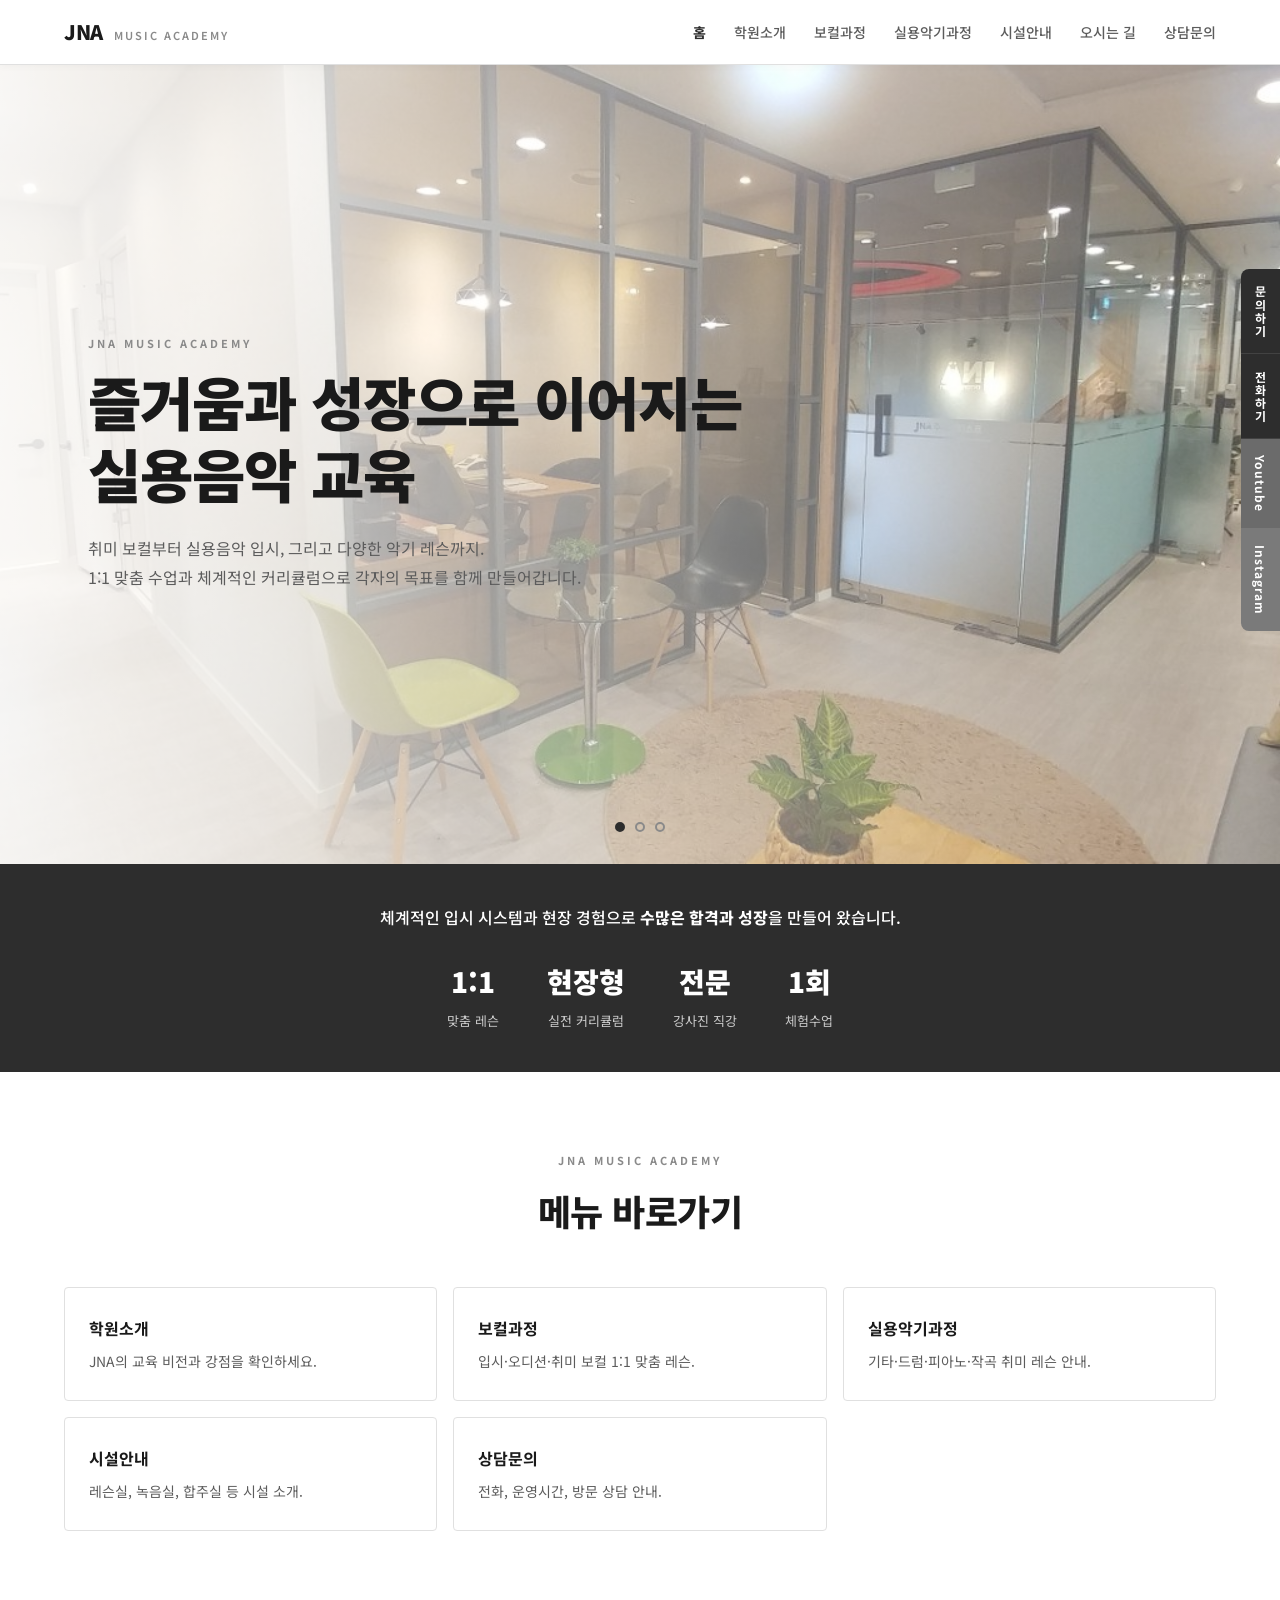
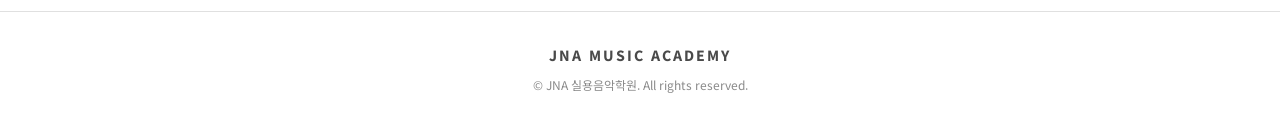
<file: index.html>
<!DOCTYPE html>
<html lang="ko">
<head>
  <meta charset="UTF-8">
  <meta name="viewport" content="width=device-width, initial-scale=1.0">
  <meta name="description" content="JNA 실용음악학원 — 보컬, 작곡·편곡, 프로듀싱, 실용음악 입시 전문">
  <title>JNA 실용음악학원</title>
  <link rel="icon" href="favicon.svg" type="image/svg+xml">
  <link rel="preconnect" href="https://fonts.googleapis.com">
  <link rel="preconnect" href="https://fonts.gstatic.com" crossorigin>
  <link href="https://fonts.googleapis.com/css2?family=Noto+Sans+KR:wght@400;500;600;700;800;900&display=swap" rel="stylesheet">
  <link rel="stylesheet" href="styles.css">
  <link rel="stylesheet" href="images.css">
</head>
<body data-page="home">

  <div id="site-quick"></div>
  <div id="site-header"></div>

  <section class="hero">
    <div class="hero-slide hero-slide--photo hero-slide--photo-1 active">
      <div class="hero-dim"></div>
      <div class="hero-content">
        <p class="brand-tag">JNA Music Academy</p>
        <h1>즐거움과 성장으로 이어지는<br>실용음악 교육</h1>
        <p class="hero-sub">취미 보컬부터 실용음악 입시, 그리고 다양한 악기 레슨까지.<br>1:1 맞춤 수업과 체계적인 커리큘럼으로 각자의 목표를 함께 만들어갑니다.</p>
      </div>
    </div>
    <div class="hero-slide hero-slide--photo hero-slide--photo-2">
      <div class="hero-dim"></div>
      <div class="hero-content">
        <p class="brand-tag">JNA Music Academy</p>
        <h1>1:1 맞춤 레슨으로<br>성장과 변화를 함께</h1>
        <p class="hero-sub">입시를 준비하는 학생부터 성인 취미반까지.<br>각자의 목표에 맞춘 체계적인 커리큘럼을 제공합니다.</p>
      </div>
    </div>
    <div class="hero-slide hero-slide--photo hero-slide--photo-3">
      <div class="hero-dim"></div>
      <div class="hero-content">
        <p class="brand-tag">JNA Music Academy</p>
        <h1>배움에서 무대까지<br>함께하는 음악 교육</h1>
        <p class="hero-sub">레슨실에서 익힌 실력을<br>녹음과 공연 등 다양한 경험으로 이어갑니다.</p>
      </div>
    </div>
    <div class="hero-dots">
      <button class="dot active" aria-label="슬라이드 1"></button>
      <button class="dot" aria-label="슬라이드 2"></button>
      <button class="dot" aria-label="슬라이드 3"></button>
    </div>
  </section>

  <section class="stats-bar">
    <div class="stats-inner">
      <p class="stats-copy">체계적인 입시 시스템과 현장 경험으로 <strong>수많은 합격과 성장</strong>을 만들어 왔습니다.</p>
      <div class="stats-nums">
        <div class="stat-item"><strong>1:1</strong><span>맞춤 레슨</span></div>
        <div class="stat-item"><strong>현장형</strong><span>실전 커리큘럼</span></div>
        <div class="stat-item"><strong>전문</strong><span>강사진 직강</span></div>
        <div class="stat-item"><strong>1회</strong><span>체험수업</span></div>
      </div>
    </div>
  </section>

  <main>
    <section class="section">
      <div class="section-head">
        <p class="brand-tag">JNA Music Academy</p>
        <h2>메뉴 바로가기</h2>
      </div>
      <div class="home-links">
        <a href="about.html" class="home-link-card">
          <h3>학원소개</h3>
          <p>JNA의 교육 비전과 강점을 확인하세요.</p>
        </a>
        <!-- 강사소개 (잠시 비공개)
        <a href="teachers.html" class="home-link-card">
          <h3>강사소개</h3>
          <p>현장 경험이 풍부한 전문 강사진.</p>
        </a>
        -->
        <a href="vocal.html" class="home-link-card">
          <h3>보컬과정</h3>
          <p>입시·오디션·취미 보컬 1:1 맞춤 레슨.</p>
        </a>
        <a href="programs.html" class="home-link-card">
          <h3>실용악기과정</h3>
          <p>기타·드럼·피아노·작곡 취미 레슨 안내.</p>
        </a>
        <a href="facility.html" class="home-link-card">
          <h3>시설안내</h3>
          <p>레슨실, 녹음실, 합주실 등 시설 소개.</p>
        </a>
        <a href="contact.html" class="home-link-card">
          <h3>상담문의</h3>
          <p>전화, 운영시간, 방문 상담 안내.</p>
        </a>
      </div>
    </section>
  </main>

  <div id="site-footer"></div>
  <script src="common.js"></script>
  <script src="script.js"></script>
</body>
</html>
</file>
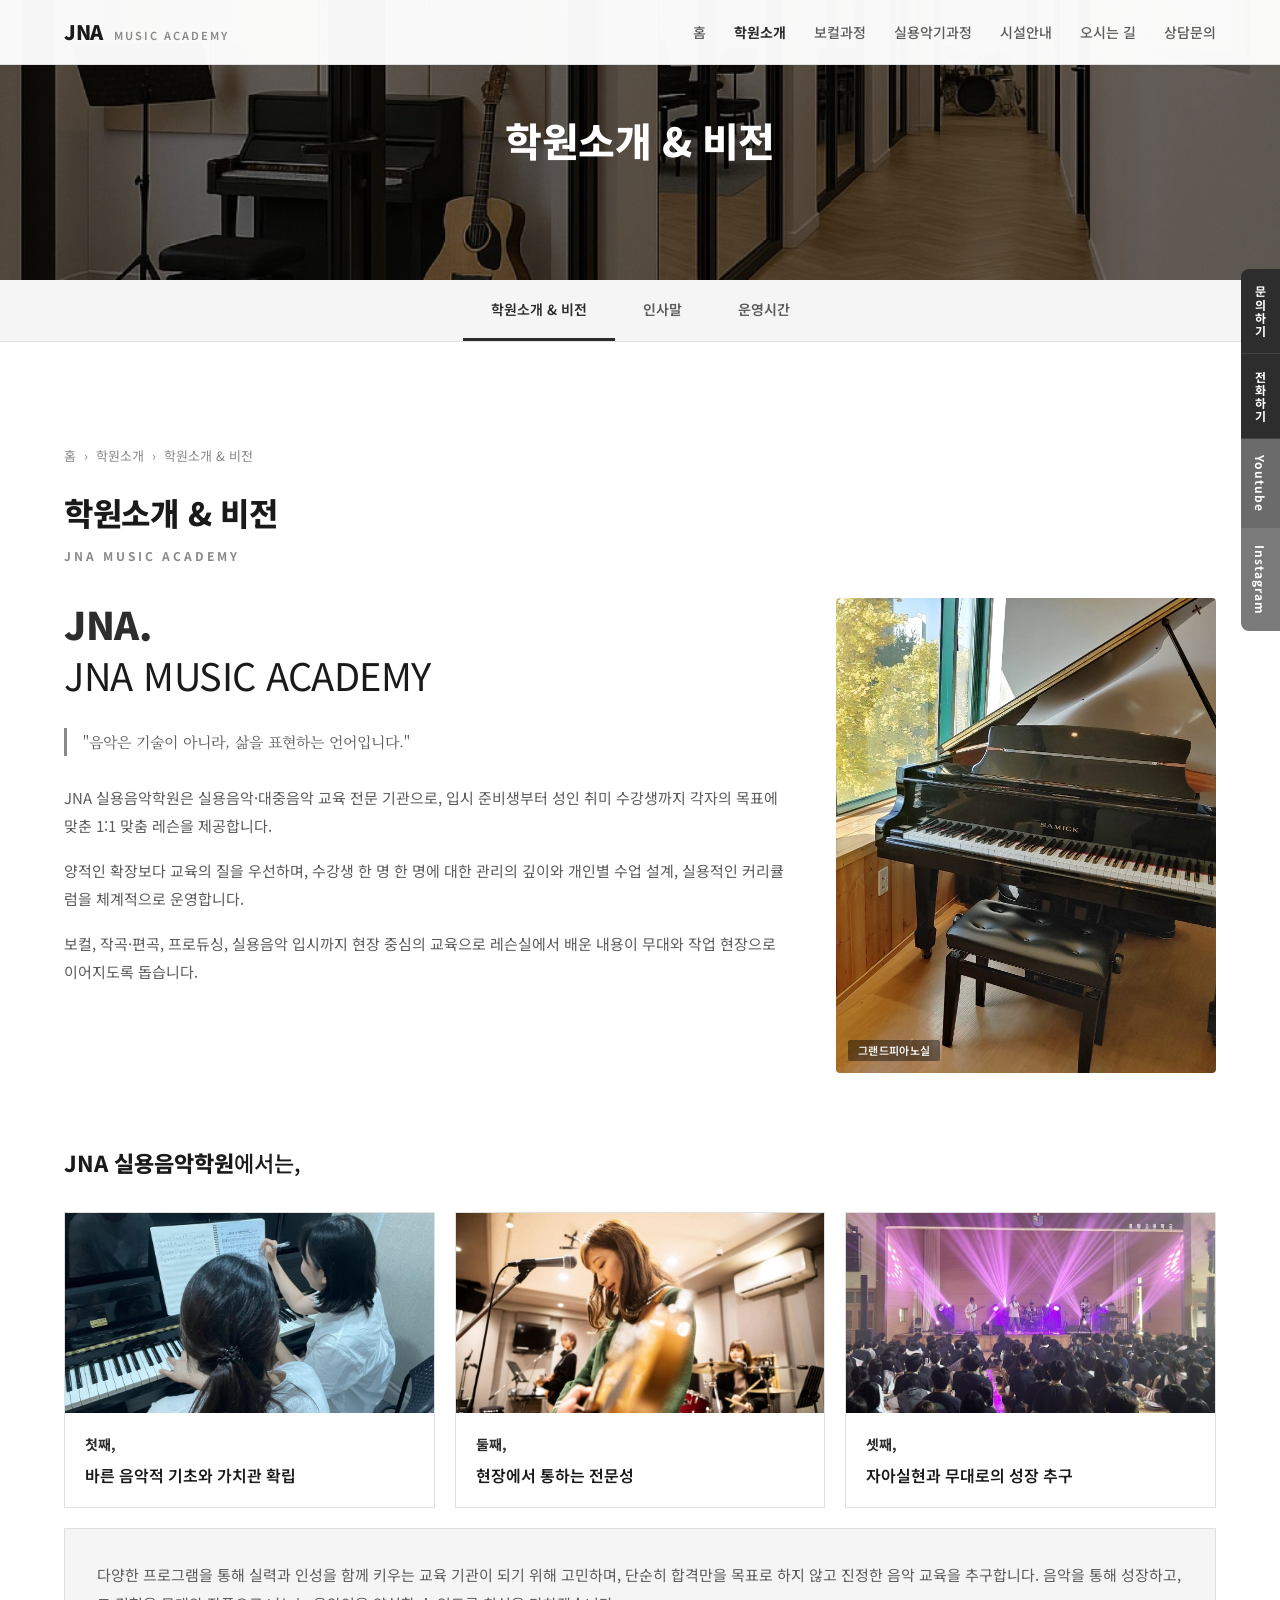
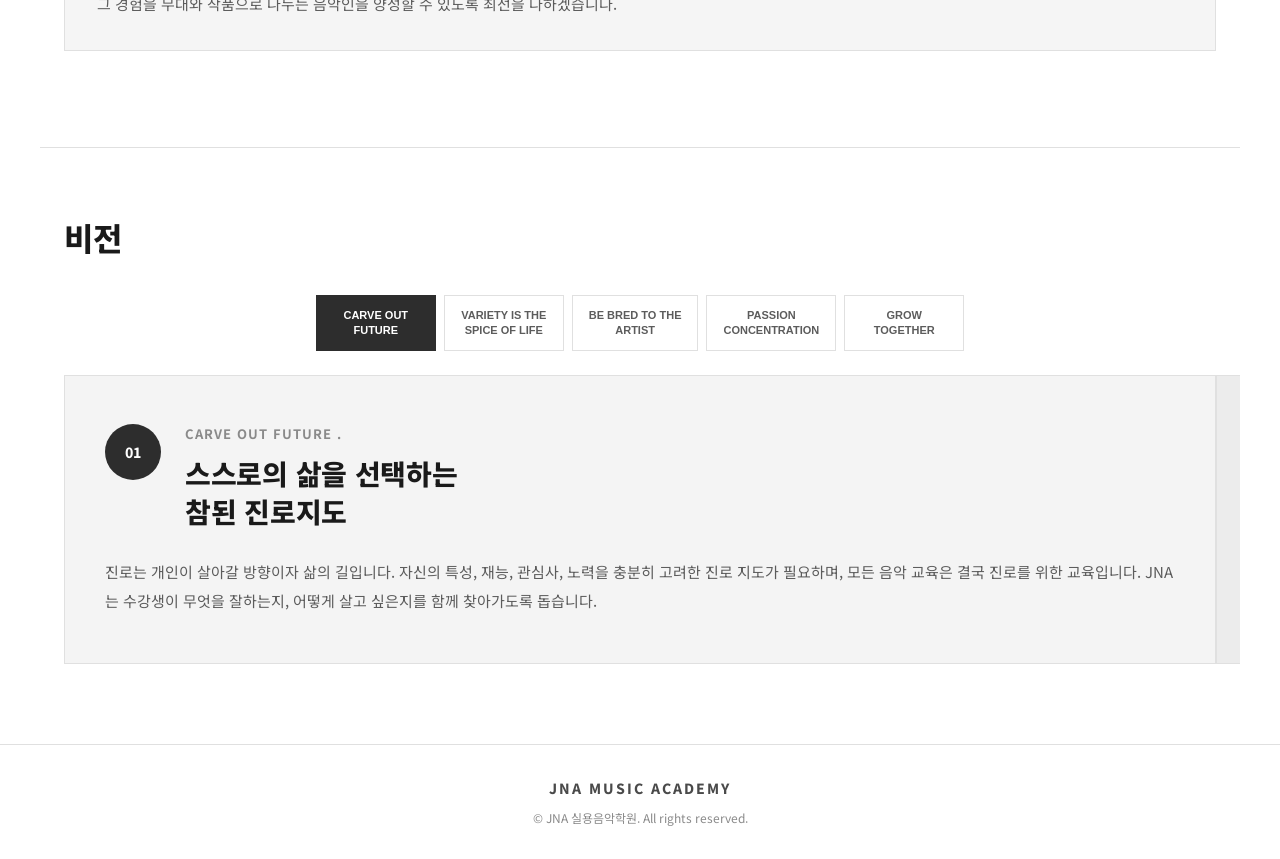
<file: about.html>
<!DOCTYPE html>
<html lang="ko">
<head>
  <meta charset="UTF-8">
  <meta name="viewport" content="width=device-width, initial-scale=1.0">
  <title>학원소개 & 비전 — JNA 실용음악학원</title>
  <link rel="icon" href="favicon.svg" type="image/svg+xml">
  <link rel="preconnect" href="https://fonts.googleapis.com">
  <link rel="preconnect" href="https://fonts.gstatic.com" crossorigin>
  <link href="https://fonts.googleapis.com/css2?family=Noto+Sans+KR:wght@400;500;600;700;800;900&family=Noto+Serif+KR:wght@400;500;600&display=swap" rel="stylesheet">
  <link rel="stylesheet" href="styles.css">
  <link rel="stylesheet" href="images.css">
  <link rel="stylesheet" href="about.css">
</head>
<body data-page="about" class="about-page">

  <div id="site-quick"></div>
  <div id="site-header"></div>

  <!-- 서브 비주얼 -->
  <div class="sub-visual">
    <div class="sub-visual-bg"></div>
    <div class="sub-visual-title">학원소개 &amp; 비전</div>
  </div>

  <!-- LNB -->
  <nav class="about-lnb">
    <ul>
      <li><a href="about.html" class="is-active">학원소개 &amp; 비전</a></li>
      <li><a href="greeting.html">인사말</a></li>
      <li><a href="opening-hours.html">운영시간</a></li>
    </ul>
  </nav>

  <main class="about-main">
    <!-- breadcrumb + page title -->
    <div class="about-top">
      <nav class="breadcrumb" aria-label="경로">
        <a href="index.html">홈</a>
        <span>›</span>
        <a href="about.html">학원소개</a>
        <span>›</span>
        <span>학원소개 &amp; 비전</span>
      </nav>
      <h1 class="about-page-name">학원소개 &amp; 비전</h1>
      <p class="about-page-brand">JNA Music Academy</p>
    </div>

    <!-- 소개 본문 -->
    <section class="about-sec about-sec--intro">
      <div class="about-inner">
        <div class="about-intro-grid">
          <div class="about-intro-text">
            <p class="about-logo-line"><strong>JNA.</strong><br>JNA MUSIC ACADEMY</p>
            <p class="about-quote">"음악은 기술이 아니라, 삶을 표현하는 언어입니다."</p>
            <div class="about-desc">
              <p>JNA 실용음악학원은 실용음악·대중음악 교육 전문 기관으로, 입시 준비생부터 성인 취미 수강생까지 각자의 목표에 맞춘 1:1 맞춤 레슨을 제공합니다.</p>
              <p>양적인 확장보다 교육의 질을 우선하며, 수강생 한 명 한 명에 대한 관리의 깊이와 개인별 수업 설계, 실용적인 커리큘럼을 체계적으로 운영합니다.</p>
              <p>보컬, 작곡·편곡, 프로듀싱, 실용음악 입시까지 현장 중심의 교육으로 레슨실에서 배운 내용이 무대와 작업 현장으로 이어지도록 돕습니다.</p>
            </div>
          </div>
          <div class="about-intro-img">
            <span class="about-intro-caption">그랜드피아노실</span>
          </div>
        </div>

        <div class="about-goals">
          <p class="about-goals-title"><strong>JNA 실용음악학원</strong>에서는,</p>
          <ul class="about-goals-list">
            <li>
              <div class="goal-card">
                <div class="goal-img goal-img--1">
                  <img src="images/about-goal-foundation.png?v=2" alt="피아노 레슨">
                </div>
                <div class="goal-text">
                  <p class="goal-num">첫째,</p>
                  <p class="goal-label">바른 음악적 기초와 가치관 확립</p>
                </div>
              </div>
            </li>
            <li>
              <div class="goal-card">
                <div class="goal-img goal-img--2">
                  <img src="images/about-goal-professional.png?v=8" alt="기타 합주 연습">
                </div>
                <div class="goal-text">
                  <p class="goal-num">둘째,</p>
                  <p class="goal-label">현장에서 통하는 전문성</p>
                </div>
              </div>
            </li>
            <li>
              <div class="goal-card">
                <div class="goal-img goal-img--3">
                  <img src="images/about-goal-stage.png?v=1" alt="무대 공연">
                </div>
                <div class="goal-text">
                  <p class="goal-num">셋째,</p>
                  <p class="goal-label">자아실현과 무대로의 성장 추구</p>
                </div>
              </div>
            </li>
            <li>
              <div class="goal-closing">
                <p>다양한 프로그램을 통해 실력과 인성을 함께 키우는 교육 기관이 되기 위해 고민하며, 단순히 합격만을 목표로 하지 않고 진정한 음악 교육을 추구합니다. 음악을 통해 성장하고, 그 경험을 무대와 작품으로 나누는 음악인을 양성할 수 있도록 최선을 다하겠습니다.</p>
              </div>
            </li>
          </ul>
        </div>
      </div>
    </section>

    <!-- 비전 -->
    <div class="about-top about-top--vision">
      <h2 class="about-page-name">비전</h2>
    </div>

    <section class="about-sec about-sec--vision">
      <div class="vision-pagination" id="vision-pagination"></div>
      <div class="vision-slider">
        <div class="vision-track" id="vision-track">
          <article class="vision-slide" data-index="0" style="--slide-bg:#f4f4f4">
            <div class="vision-slide-head">
              <div class="vision-icon">01</div>
              <div>
                <p class="vision-en">CARVE OUT FUTURE .</p>
                <p class="vision-kr">스스로의 삶을 선택하는<br>참된 진로지도</p>
              </div>
            </div>
            <p class="vision-body">진로는 개인이 살아갈 방향이자 삶의 길입니다. 자신의 특성, 재능, 관심사, 노력을 충분히 고려한 진로 지도가 필요하며, 모든 음악 교육은 결국 진로를 위한 교육입니다. JNA는 수강생이 무엇을 잘하는지, 어떻게 살고 싶은지를 함께 찾아가도록 돕습니다.</p>
          </article>
          <article class="vision-slide" data-index="1" style="--slide-bg:#ececec">
            <div class="vision-slide-head">
              <div class="vision-icon">02</div>
              <div>
                <p class="vision-en">VARIETY IS THE SPICE OF LIFE .</p>
                <p class="vision-kr">개개인의 개성을 존중한<br>다양성 추구</p>
              </div>
            </div>
            <p class="vision-body">음악을 진로로 선택한 학생들은 각자 다른 색과 가능성을 지닙니다. JNA는 분야별 전문 강사진과 맞춤형 커리큘럼으로 개개인의 개성이 긍정적으로 발현될 수 있도록 지원하며, 다양한 수강생을 포용하는 교육 환경을 만들어 갑니다.</p>
          </article>
          <article class="vision-slide" data-index="2" style="--slide-bg:#e6e6e6">
            <div class="vision-slide-head">
              <div class="vision-icon">03</div>
              <div>
                <p class="vision-en">BE BRED TO THE ARTIST .</p>
                <p class="vision-kr">예술 전문인 양성</p>
              </div>
            </div>
            <p class="vision-body">예술은 생각과 감정을 전달하는 매체입니다. 올바른 가치관과 함께 자신만의 표현력을 갖춘 사람이 전문가입니다. JNA는 가치관 형성과 실력 향상을 동시에 추구하며, 무대와 스튜디오에서 통하는 아티스트로 성장할 수 있도록 교육합니다.</p>
          </article>
          <article class="vision-slide" data-index="3" style="--slide-bg:#e0e0e0">
            <div class="vision-slide-head">
              <div class="vision-icon">04</div>
              <div>
                <p class="vision-en">PASSION CONCENTRATION JUSTICE .</p>
                <p class="vision-kr">열정, 집념, 올바른 태도 함양</p>
              </div>
            </div>
            <p class="vision-body">열정으로 음악에 대한 마음을 열고, 집념으로 목표를 향해 꾸준히 나아가며, 공동체와 무대를 존중하는 태도를 기릅니다. JNA는 기술만이 아니라 음악인으로서의 자세를 함께 키웁니다.</p>
          </article>
          <article class="vision-slide" data-index="4" style="--slide-bg:#dadada">
            <div class="vision-slide-head">
              <div class="vision-icon">05</div>
              <div>
                <p class="vision-en">GROW TOGETHER .</p>
                <p class="vision-kr">함께 성장하는 음악 공동체</p>
              </div>
            </div>
            <p class="vision-body">JNA는 수강생 한 명 한 명의 성장을 진심으로 응원합니다. 강사와 수강생, 수강생과 수강생이 서로를 존중하며 함께 배우고 성장하는 공동체를 지향합니다. 음악을 통해 위로와 기쁨을 나누는 곳이 되겠습니다.</p>
          </article>
        </div>
      </div>
    </section>
  </main>

  <div id="site-footer"></div>
  <script src="common.js"></script>
  <script src="script.js"></script>
  <script src="about.js"></script>
</body>
</html>
</file>
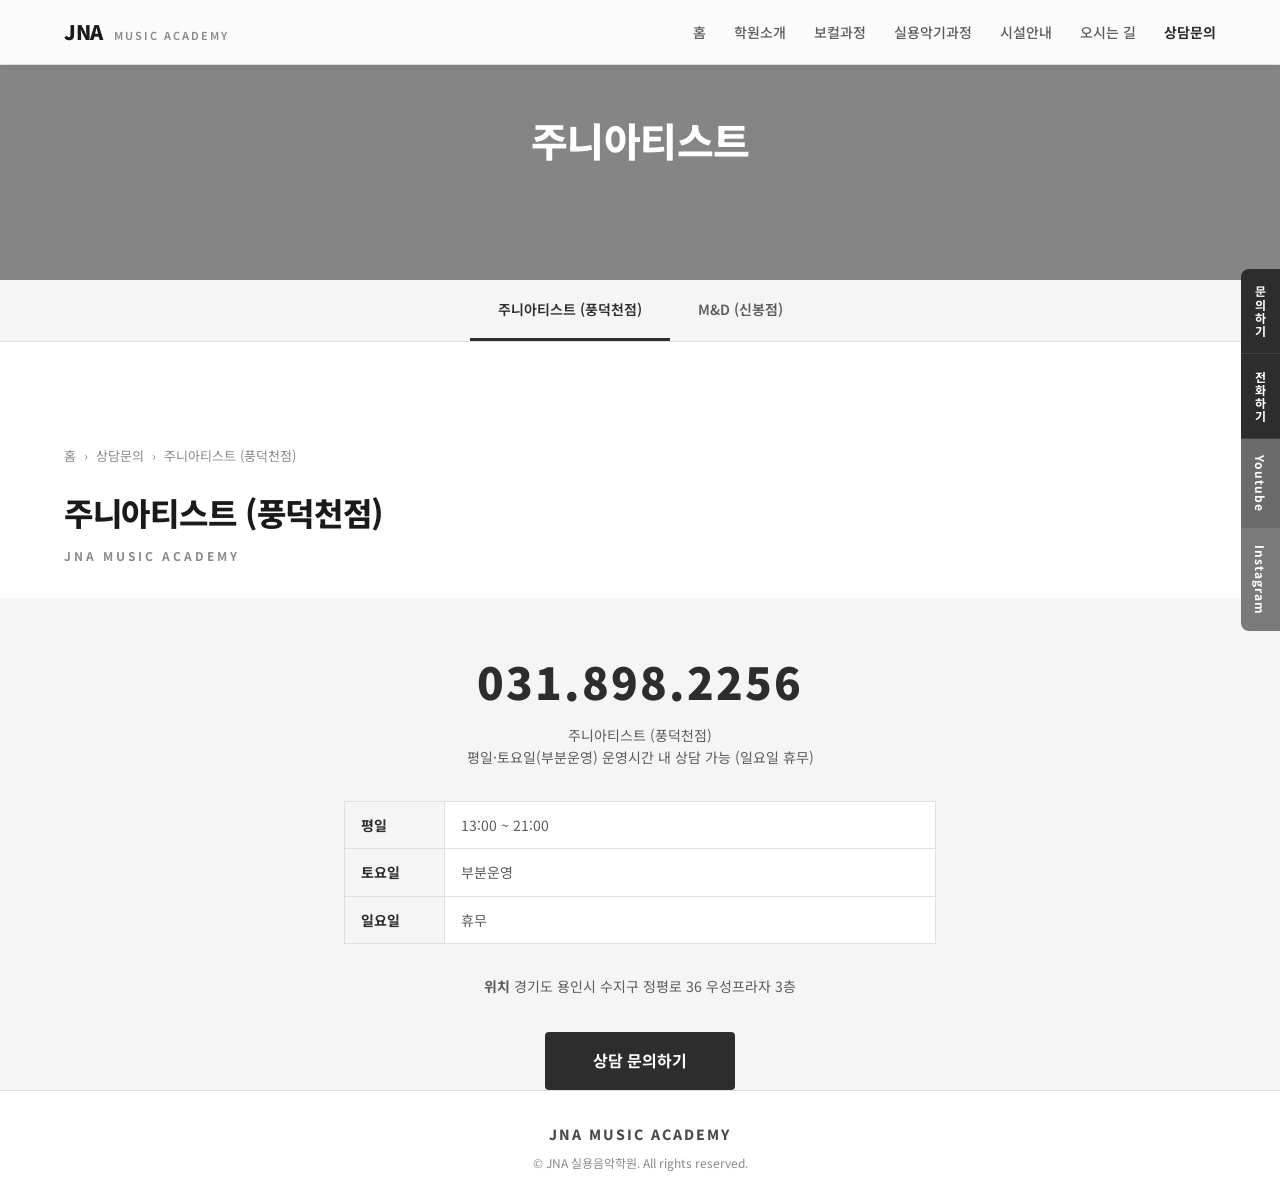
<file: contact.html>
<!DOCTYPE html>
<html lang="ko">
<head>
  <meta charset="UTF-8">
  <meta name="viewport" content="width=device-width, initial-scale=1.0">
  <title>상담문의 — JNA 실용음악학원</title>
  <link rel="icon" href="favicon.svg" type="image/svg+xml">
  <link rel="preconnect" href="https://fonts.googleapis.com">
  <link rel="preconnect" href="https://fonts.gstatic.com" crossorigin>
  <link href="https://fonts.googleapis.com/css2?family=Noto+Sans+KR:wght@400;500;600;700;800;900&display=swap" rel="stylesheet">
  <link rel="stylesheet" href="styles.css">
  <link rel="stylesheet" href="images.css">
  <link rel="stylesheet" href="about.css">
  <link rel="stylesheet" href="contact.css">
</head>
<body data-page="contact" class="contact-page">

  <div id="site-quick"></div>
  <div id="site-header"></div>

  <div class="sub-visual sub-visual--contact">
    <div class="sub-visual-bg"></div>
    <div class="sub-visual-title" id="branch-visual-title">주니아티스트</div>
  </div>

  <nav class="about-lnb contact-lnb">
    <ul>
      <li><a href="contact.html" data-branch="juni" class="is-active">주니아티스트 (풍덕천점)</a></li>
      <li><a href="contact.html#md" data-branch="md">M&amp;D (신봉점)</a></li>
    </ul>
  </nav>

  <main class="about-main contact-main">
    <div class="about-top">
      <nav class="breadcrumb" aria-label="경로">
        <a href="index.html">홈</a>
        <span>›</span>
        <a href="contact.html">상담문의</a>
        <span>›</span>
        <span id="breadcrumb-branch">주니아티스트 (풍덕천점)</span>
      </nav>
      <h1 class="about-page-name" id="branch-page-name">주니아티스트 (풍덕천점)</h1>
      <p class="about-page-brand">JNA Music Academy</p>
    </div>

    <section class="contact-section contact-sec">
      <div class="contact-inner" id="contact-content"></div>
    </section>
  </main>

  <div id="site-footer"></div>
  <script src="common.js"></script>
  <script src="script.js"></script>
  <script src="contact.js"></script>
</body>
</html>
</file>
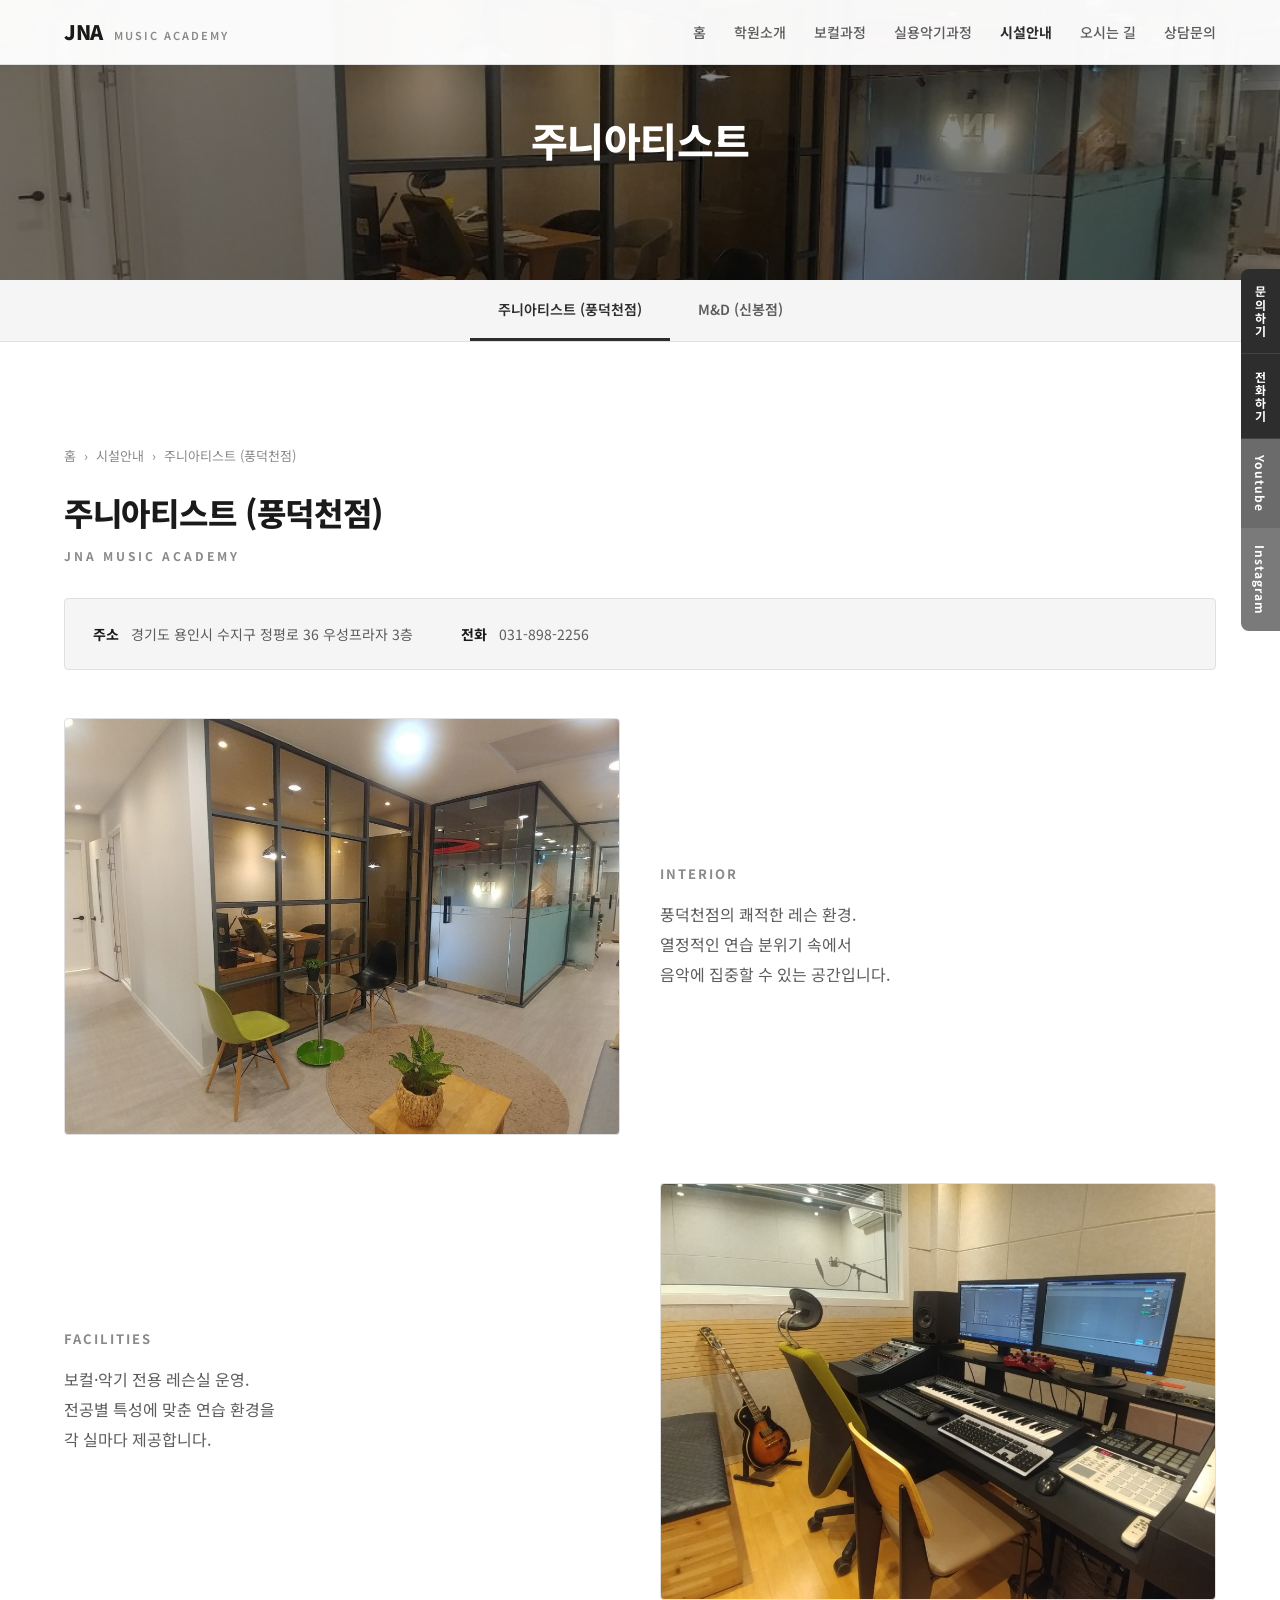
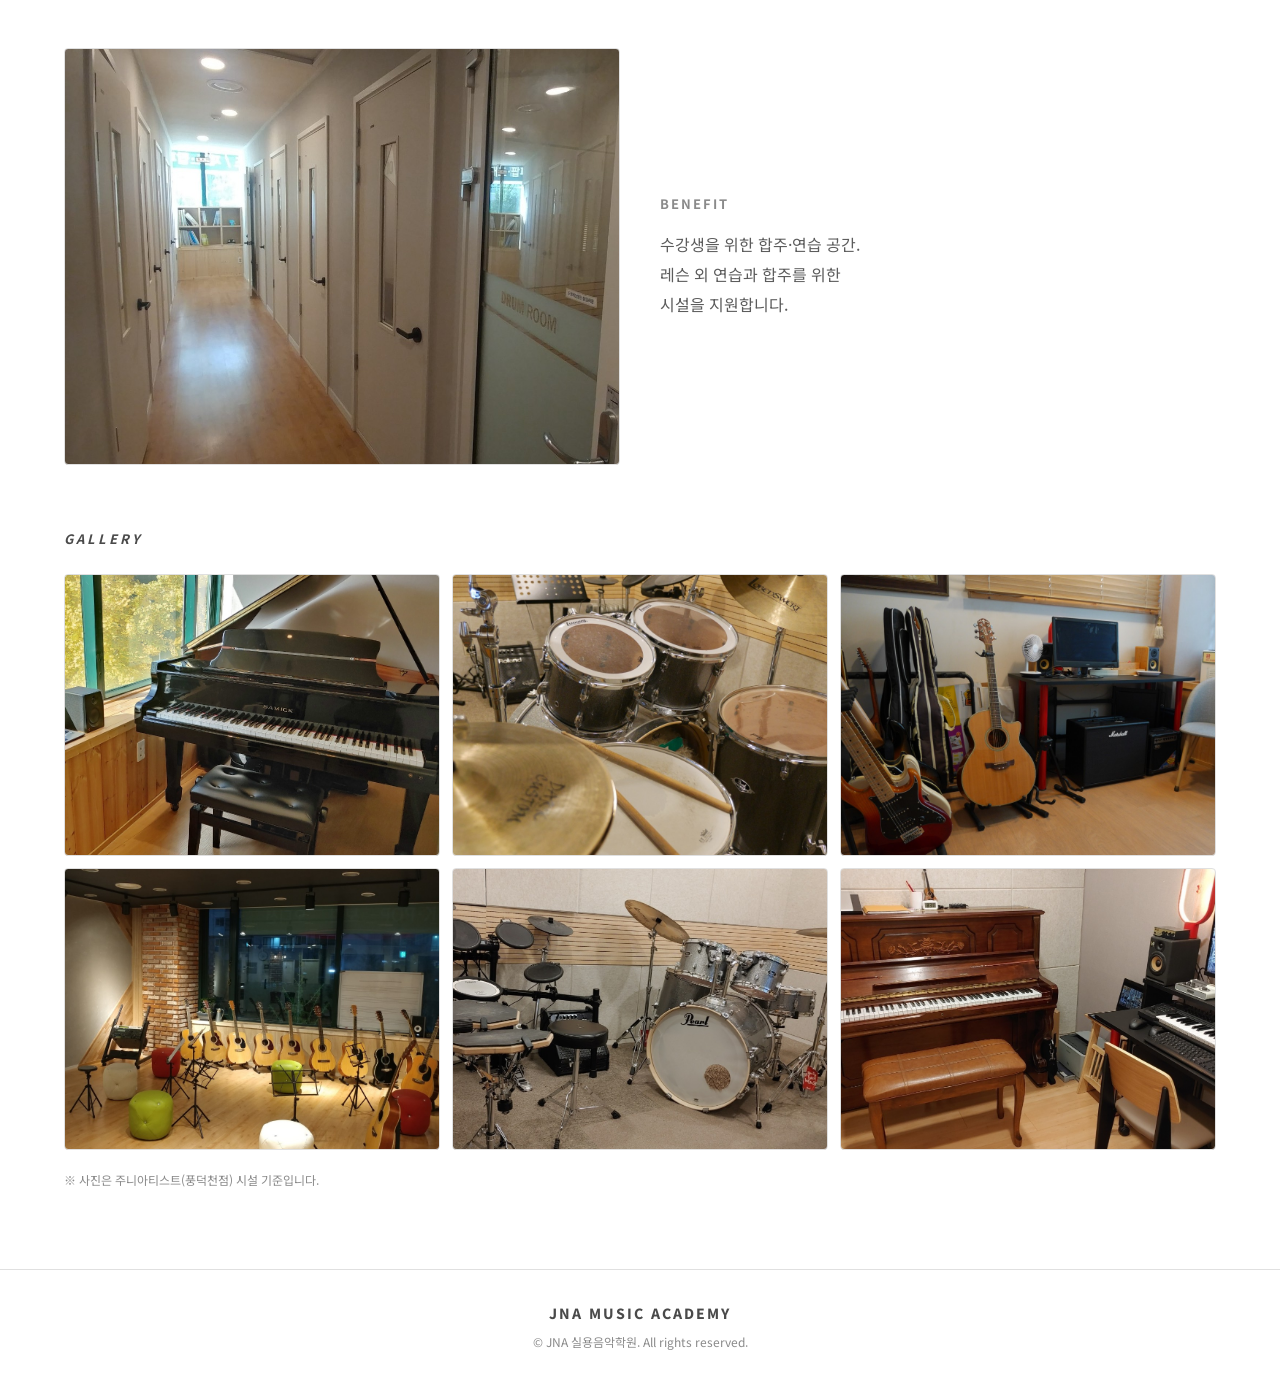
<file: facility.html>
<!DOCTYPE html>
<html lang="ko">
<head>
  <meta charset="UTF-8">
  <meta name="viewport" content="width=device-width, initial-scale=1.0">
  <title>시설안내 — JNA 실용음악학원</title>
  <link rel="icon" href="favicon.svg" type="image/svg+xml">
  <link rel="preconnect" href="https://fonts.googleapis.com">
  <link rel="preconnect" href="https://fonts.gstatic.com" crossorigin>
  <link href="https://fonts.googleapis.com/css2?family=Noto+Sans+KR:wght@400;500;600;700;800;900&display=swap" rel="stylesheet">
  <link rel="stylesheet" href="styles.css">
  <link rel="stylesheet" href="images.css">
  <link rel="stylesheet" href="about.css">
  <link rel="stylesheet" href="facility.css">
</head>
<body data-page="facility" class="facility-page">

  <div id="site-quick"></div>
  <div id="site-header"></div>

  <div class="sub-visual sub-visual--facility">
    <div class="sub-visual-bg"></div>
    <div class="sub-visual-title" id="branch-visual-title">주니아티스트</div>
  </div>

  <nav class="about-lnb facility-lnb">
    <ul>
      <li><a href="#" data-branch="juni" class="is-active">주니아티스트 (풍덕천점)</a></li>
      <li><a href="#" data-branch="md">M&amp;D (신봉점)</a></li>
    </ul>
  </nav>

  <main class="about-main facility-main">
    <div class="about-top">
      <nav class="breadcrumb" aria-label="경로">
        <a href="index.html">홈</a>
        <span>›</span>
        <a href="facility.html">시설안내</a>
        <span>›</span>
        <span id="breadcrumb-branch">주니아티스트 (풍덕천점)</span>
      </nav>
      <h1 class="about-page-name" id="branch-page-name">주니아티스트 (풍덕천점)</h1>
      <p class="about-page-brand">JNA Music Academy</p>
    </div>

    <section class="facility-sec">
      <div class="facility-inner" id="facility-content"></div>
    </section>
  </main>

  <div id="site-footer"></div>
  <script src="common.js"></script>
  <script src="script.js"></script>
  <script src="images.js"></script>
  <script src="facility.js"></script>
</body>
</html>
</file>
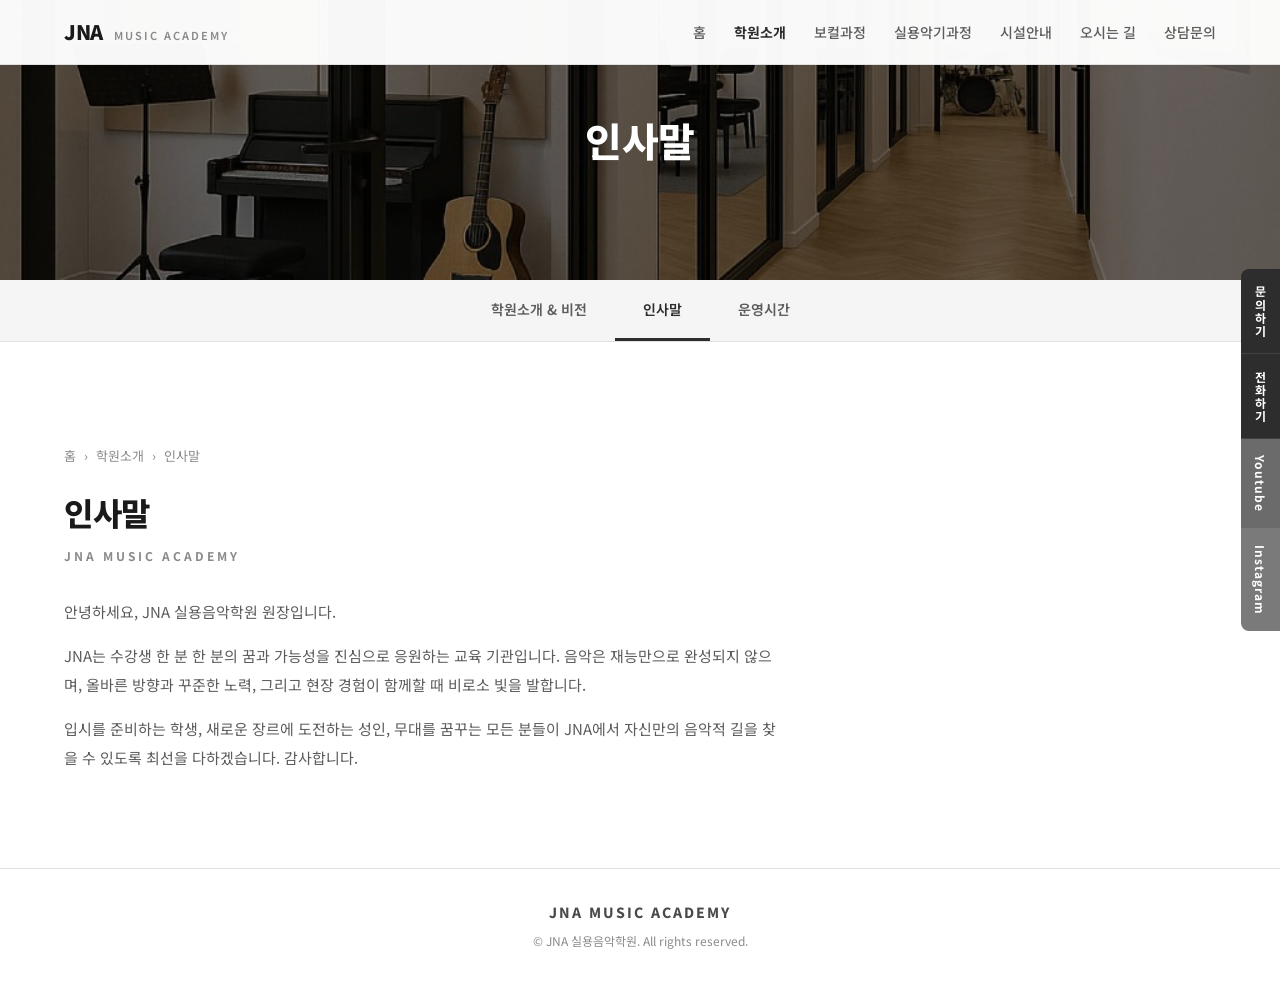
<file: greeting.html>
<!DOCTYPE html>
<html lang="ko">
<head>
  <meta charset="UTF-8">
  <meta name="viewport" content="width=device-width, initial-scale=1.0">
  <title>인사말 — JNA 실용음악학원</title>
  <link rel="icon" href="favicon.svg" type="image/svg+xml">
  <link rel="preconnect" href="https://fonts.googleapis.com">
  <link rel="preconnect" href="https://fonts.gstatic.com" crossorigin>
  <link href="https://fonts.googleapis.com/css2?family=Noto+Sans+KR:wght@400;500;600;700;800&display=swap" rel="stylesheet">
  <link rel="stylesheet" href="styles.css">
  <link rel="stylesheet" href="images.css">
  <link rel="stylesheet" href="about.css">
</head>
<body data-page="about" class="about-page">

  <div id="site-quick"></div>
  <div id="site-header"></div>

  <div class="sub-visual">
    <div class="sub-visual-bg"></div>
    <div class="sub-visual-title">인사말</div>
  </div>

  <nav class="about-lnb">
    <ul>
      <li><a href="about.html">학원소개 &amp; 비전</a></li>
      <li><a href="greeting.html" class="is-active">인사말</a></li>
      <li><a href="opening-hours.html">운영시간</a></li>
    </ul>
  </nav>

  <main class="about-main">
    <div class="about-top">
      <nav class="breadcrumb" aria-label="경로">
        <a href="index.html">홈</a><span>›</span>
        <a href="about.html">학원소개</a><span>›</span>
        <span>인사말</span>
      </nav>
      <h1 class="about-page-name">인사말</h1>
      <p class="about-page-brand">JNA Music Academy</p>
    </div>
    <section class="about-sec">
      <div class="about-inner">
        <div class="about-desc" style="max-width:720px">
          <p>안녕하세요, JNA 실용음악학원 원장입니다.</p>
          <p>JNA는 수강생 한 분 한 분의 꿈과 가능성을 진심으로 응원하는 교육 기관입니다. 음악은 재능만으로 완성되지 않으며, 올바른 방향과 꾸준한 노력, 그리고 현장 경험이 함께할 때 비로소 빛을 발합니다.</p>
          <p>입시를 준비하는 학생, 새로운 장르에 도전하는 성인, 무대를 꿈꾸는 모든 분들이 JNA에서 자신만의 음악적 길을 찾을 수 있도록 최선을 다하겠습니다. 감사합니다.</p>
        </div>
      </div>
    </section>
  </main>

  <div id="site-footer"></div>
  <script src="common.js"></script>
  <script src="script.js"></script>
</body>
</html>
</file>
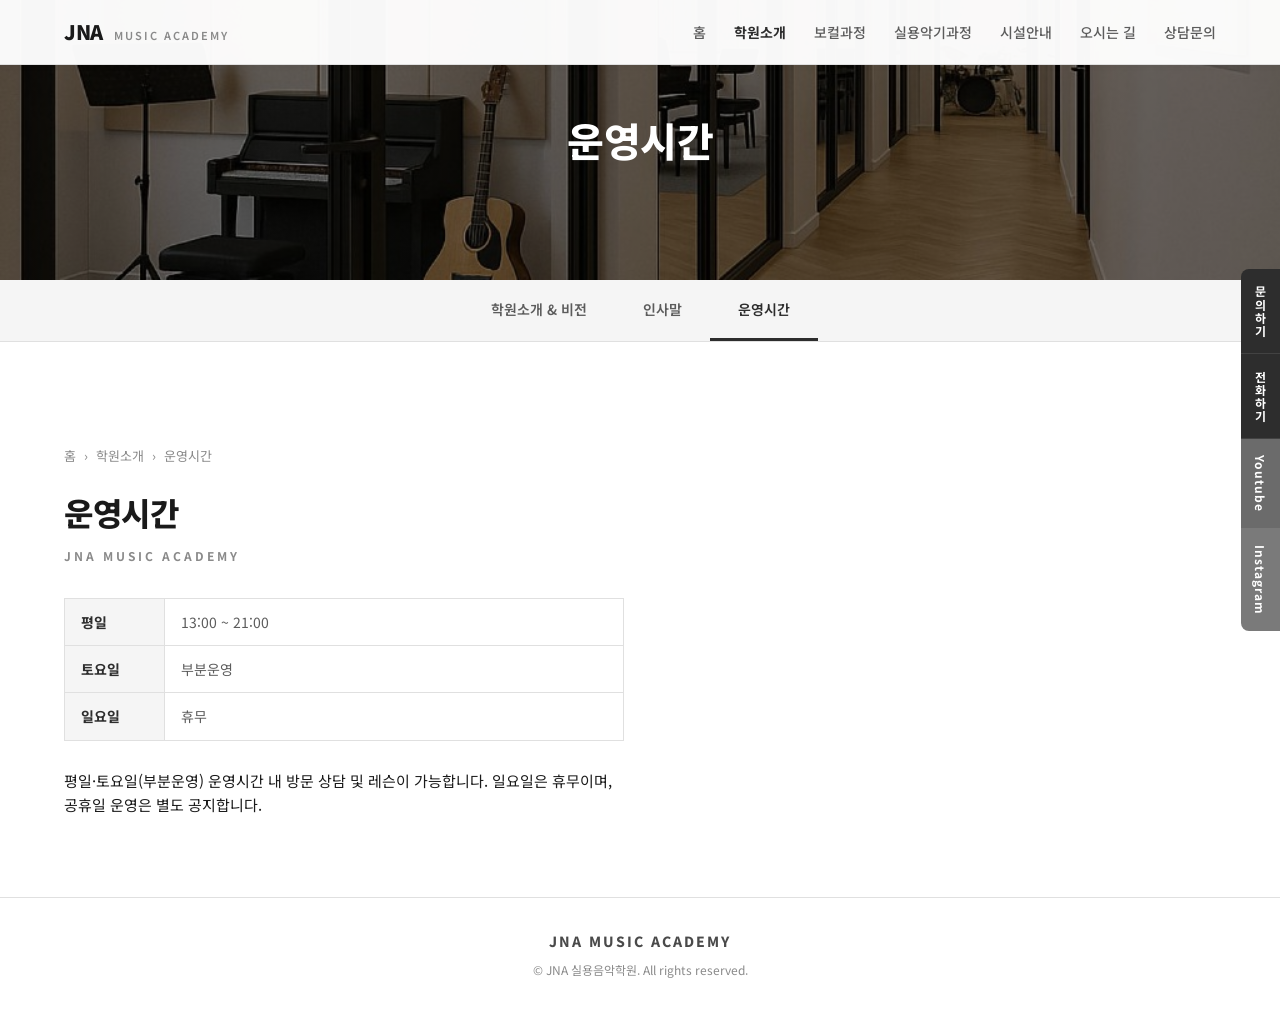
<file: opening-hours.html>
<!DOCTYPE html>
<html lang="ko">
<head>
  <meta charset="UTF-8">
  <meta name="viewport" content="width=device-width, initial-scale=1.0">
  <title>운영시간 — JNA 실용음악학원</title>
  <link rel="icon" href="favicon.svg" type="image/svg+xml">
  <link rel="preconnect" href="https://fonts.googleapis.com">
  <link rel="preconnect" href="https://fonts.gstatic.com" crossorigin>
  <link href="https://fonts.googleapis.com/css2?family=Noto+Sans+KR:wght@400;500;600;700;800&display=swap" rel="stylesheet">
  <link rel="stylesheet" href="styles.css">
  <link rel="stylesheet" href="images.css">
  <link rel="stylesheet" href="about.css">
</head>
<body data-page="about" class="about-page">

  <div id="site-quick"></div>
  <div id="site-header"></div>

  <div class="sub-visual">
    <div class="sub-visual-bg"></div>
    <div class="sub-visual-title">운영시간</div>
  </div>

  <nav class="about-lnb">
    <ul>
      <li><a href="about.html">학원소개 &amp; 비전</a></li>
      <li><a href="greeting.html">인사말</a></li>
      <li><a href="opening-hours.html" class="is-active">운영시간</a></li>
    </ul>
  </nav>

  <main class="about-main">
    <div class="about-top">
      <nav class="breadcrumb" aria-label="경로">
        <a href="index.html">홈</a><span>›</span>
        <a href="about.html">학원소개</a><span>›</span>
        <span>운영시간</span>
      </nav>
      <h1 class="about-page-name">운영시간</h1>
      <p class="about-page-brand">JNA Music Academy</p>
    </div>
    <section class="about-sec">
      <div class="about-inner">
        <table class="hours-table" style="max-width:560px">
          <tr><th>평일</th><td>13:00 ~ 21:00</td></tr>
          <tr><th>토요일</th><td>부분운영</td></tr>
          <tr><th>일요일</th><td>휴무</td></tr>
        </table>
        <p class="about-desc" style="margin-top:24px;max-width:560px">
          평일·토요일(부분운영) 운영시간 내 방문 상담 및 레슨이 가능합니다. 일요일은 휴무이며, 공휴일 운영은 별도 공지합니다.
        </p>
      </div>
    </section>
  </main>

  <div id="site-footer"></div>
  <script src="common.js"></script>
  <script src="script.js"></script>
</body>
</html>
</file>
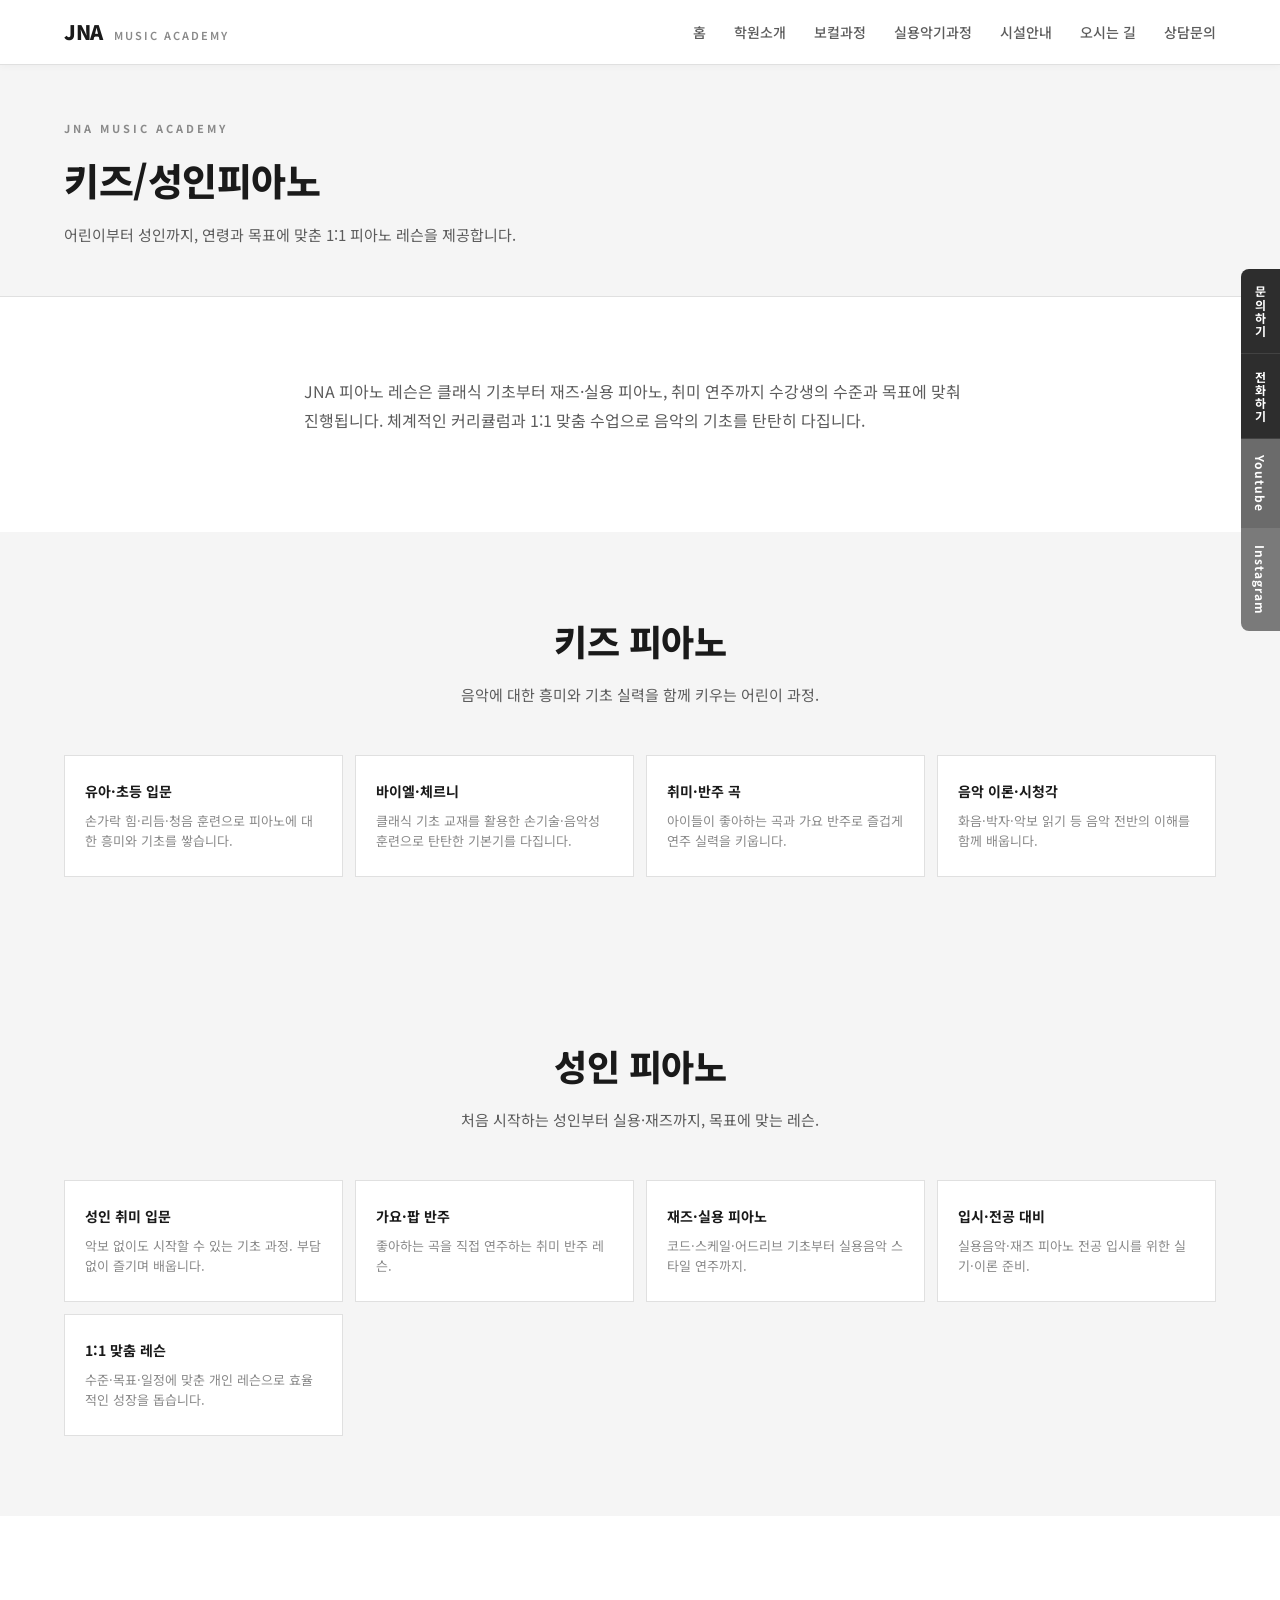
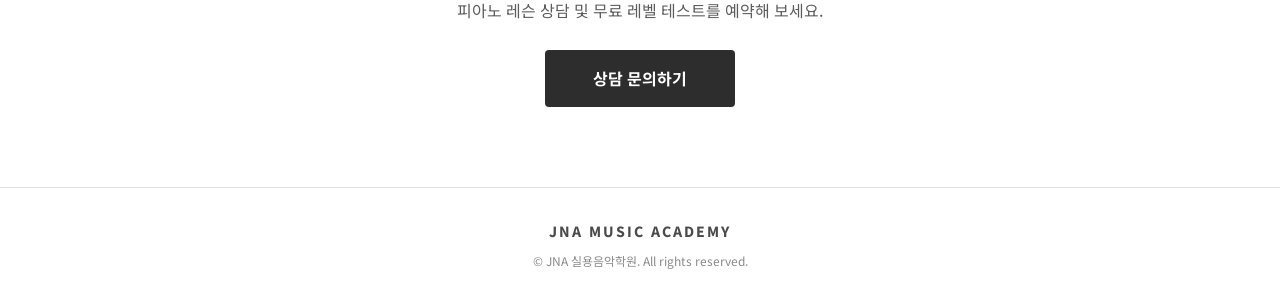
<file: piano.html>
<!DOCTYPE html>
<html lang="ko">
<head>
  <meta charset="UTF-8">
  <meta name="viewport" content="width=device-width, initial-scale=1.0">
  <title>키즈/성인피아노 — JNA 실용음악학원</title>
  <link rel="icon" href="favicon.svg" type="image/svg+xml">
  <link rel="preconnect" href="https://fonts.googleapis.com">
  <link rel="preconnect" href="https://fonts.gstatic.com" crossorigin>
  <link href="https://fonts.googleapis.com/css2?family=Noto+Sans+KR:wght@400;500;600;700;800;900&display=swap" rel="stylesheet">
  <link rel="stylesheet" href="styles.css">
  <link rel="stylesheet" href="images.css">
</head>
<body data-page="piano">

  <div id="site-quick"></div>
  <div id="site-header"></div>

  <div class="page-hero">
    <div class="container">
      <p class="brand-tag">JNA Music Academy</p>
      <h1>키즈/성인피아노</h1>
      <p>어린이부터 성인까지, 연령과 목표에 맞춘 1:1 피아노 레슨을 제공합니다.</p>
    </div>
  </div>

  <main>
    <section class="section">
      <div class="container page-content">
        <p class="page-lead">JNA 피아노 레슨은 클래식 기초부터 재즈·실용 피아노, 취미 연주까지 수강생의 수준과 목표에 맞춰 진행됩니다. 체계적인 커리큘럼과 1:1 맞춤 수업으로 음악의 기초를 탄탄히 다집니다.</p>
      </div>
    </section>

    <section class="section section--dark">
      <div class="section-head">
        <h2>키즈 피아노</h2>
        <p class="section-desc">음악에 대한 흥미와 기초 실력을 함께 키우는 어린이 과정.</p>
      </div>
      <div class="program-grid">
        <article class="program-item">
          <h4>유아·초등 입문</h4>
          <p>손가락 힘·리듬·청음 훈련으로 피아노에 대한 흥미와 기초를 쌓습니다.</p>
        </article>
        <article class="program-item">
          <h4>바이엘·체르니</h4>
          <p>클래식 기초 교재를 활용한 손기술·음악성 훈련으로 탄탄한 기본기를 다집니다.</p>
        </article>
        <article class="program-item">
          <h4>취미·반주 곡</h4>
          <p>아이들이 좋아하는 곡과 가요 반주로 즐겁게 연주 실력을 키웁니다.</p>
        </article>
        <article class="program-item">
          <h4>음악 이론·시청각</h4>
          <p>화음·박자·악보 읽기 등 음악 전반의 이해를 함께 배웁니다.</p>
        </article>
      </div>
    </section>

    <section class="section section--dark">
      <div class="section-head">
        <h2>성인 피아노</h2>
        <p class="section-desc">처음 시작하는 성인부터 실용·재즈까지, 목표에 맞는 레슨.</p>
      </div>
      <div class="program-grid">
        <article class="program-item">
          <h4>성인 취미 입문</h4>
          <p>악보 없이도 시작할 수 있는 기초 과정. 부담 없이 즐기며 배웁니다.</p>
        </article>
        <article class="program-item">
          <h4>가요·팝 반주</h4>
          <p>좋아하는 곡을 직접 연주하는 취미 반주 레슨.</p>
        </article>
        <article class="program-item">
          <h4>재즈·실용 피아노</h4>
          <p>코드·스케일·어드리브 기초부터 실용음악 스타일 연주까지.</p>
        </article>
        <article class="program-item">
          <h4>입시·전공 대비</h4>
          <p>실용음악·재즈 피아노 전공 입시를 위한 실기·이론 준비.</p>
        </article>
        <article class="program-item">
          <h4>1:1 맞춤 레슨</h4>
          <p>수준·목표·일정에 맞춘 개인 레슨으로 효율적인 성장을 돕습니다.</p>
        </article>
      </div>
    </section>

    <section class="section">
      <div class="container" style="text-align:center">
        <p class="page-lead" style="margin-bottom:24px">피아노 레슨 상담 및 무료 레벨 테스트를 예약해 보세요.</p>
        <a href="contact.html" class="btn-contact" style="display:inline-block">상담 문의하기</a>
      </div>
    </section>
  </main>

  <div id="site-footer"></div>
  <script src="common.js"></script>
  <script src="script.js"></script>
</body>
</html>
</file>
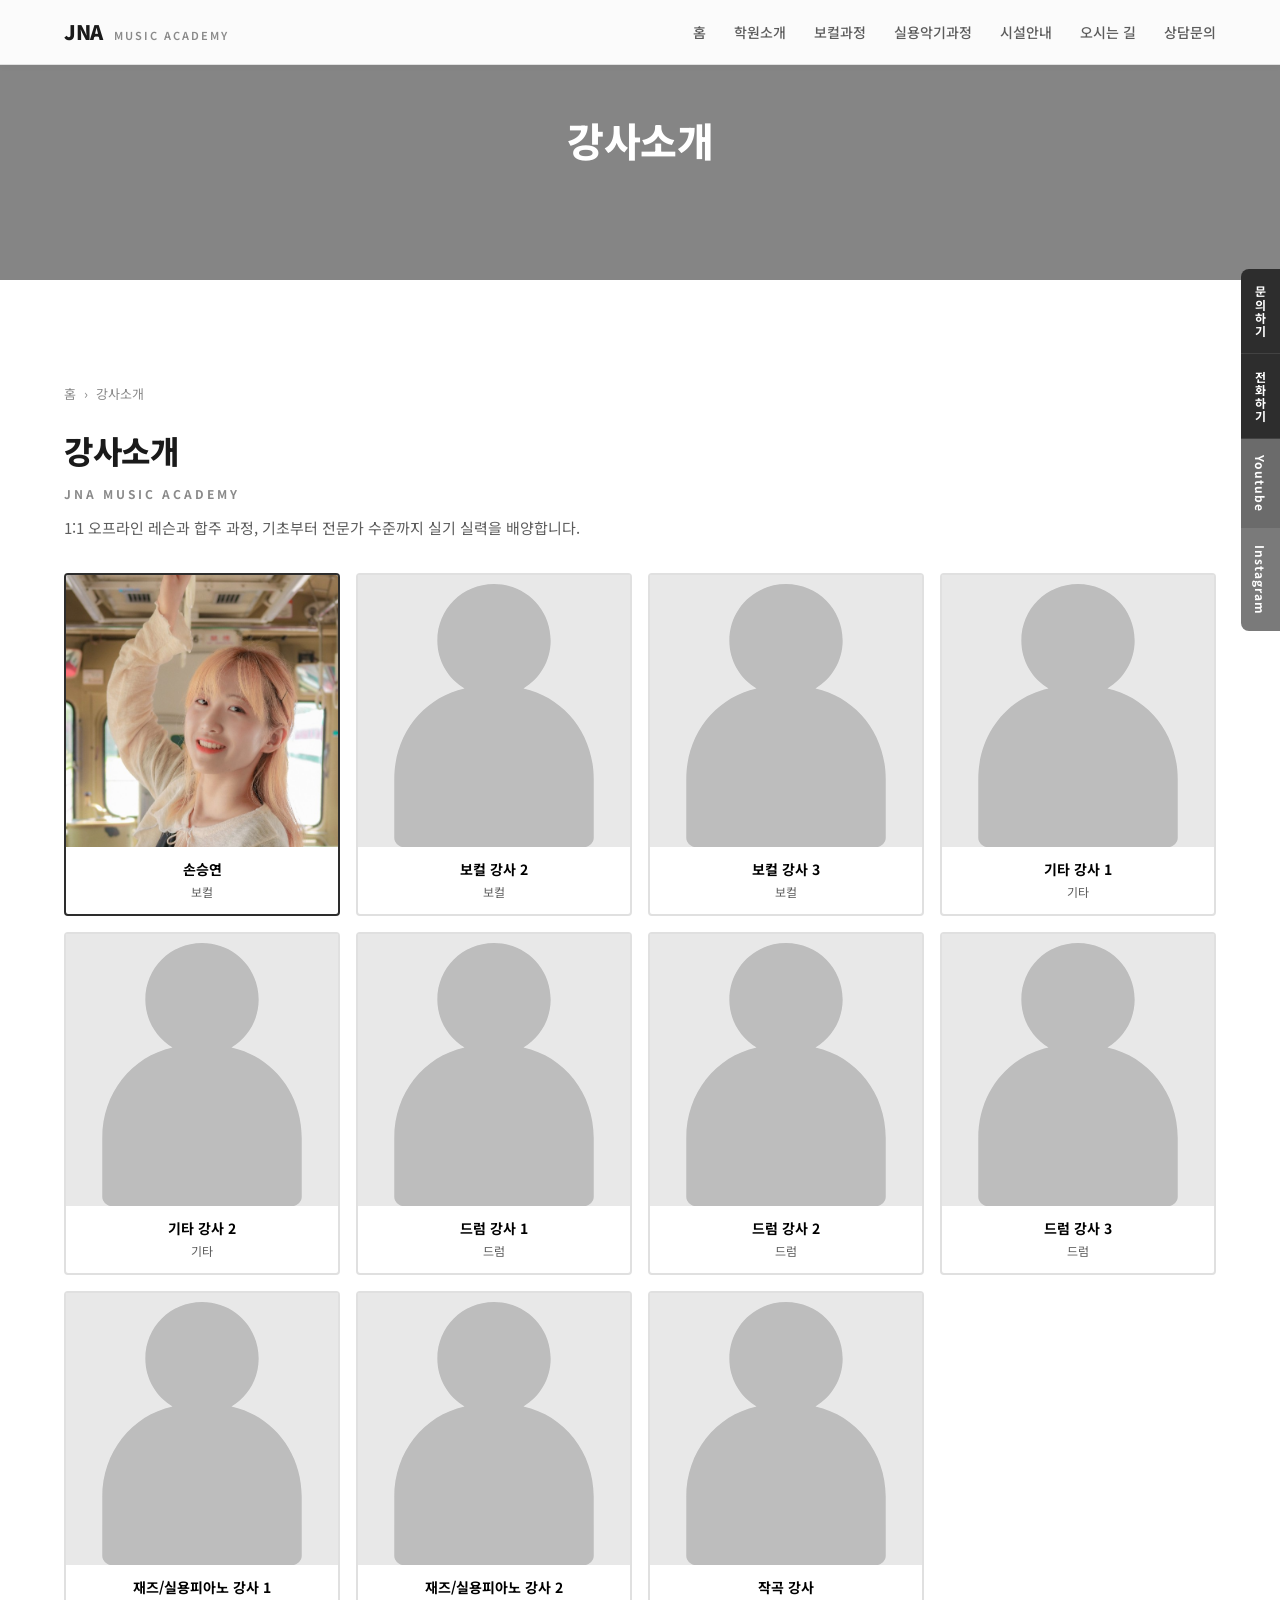
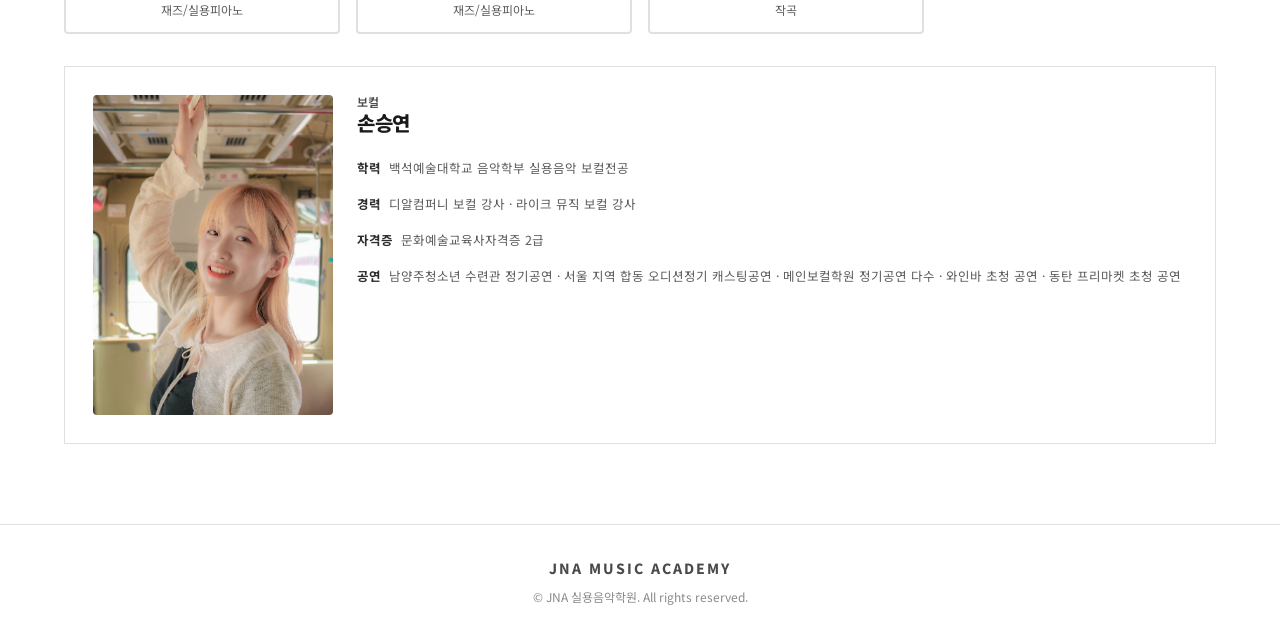
<file: teachers.html>
<!DOCTYPE html>
<html lang="ko">
<head>
  <meta charset="UTF-8">
  <meta name="viewport" content="width=device-width, initial-scale=1.0">
  <title>강사소개 — JNA 실용음악학원</title>
  <link rel="icon" href="favicon.svg" type="image/svg+xml">
  <link rel="preconnect" href="https://fonts.googleapis.com">
  <link rel="preconnect" href="https://fonts.gstatic.com" crossorigin>
  <link href="https://fonts.googleapis.com/css2?family=Noto+Sans+KR:wght@400;500;600;700;800;900&display=swap" rel="stylesheet">
  <link rel="stylesheet" href="styles.css">
  <link rel="stylesheet" href="images.css">
  <link rel="stylesheet" href="about.css">
  <link rel="stylesheet" href="teachers.css">
</head>
<body data-page="teachers" class="teachers-page">

  <div id="site-quick"></div>
  <div id="site-header"></div>

  <div class="sub-visual sub-visual--teachers">
    <div class="sub-visual-bg"></div>
    <div class="sub-visual-title">강사소개</div>
  </div>

  <main class="about-main teachers-main">
    <div class="about-top">
      <nav class="breadcrumb" aria-label="경로">
        <a href="index.html">홈</a>
        <span>›</span>
        <span>강사소개</span>
      </nav>
      <h1 class="about-page-name">강사소개</h1>
      <p class="about-page-brand">JNA Music Academy</p>
      <p class="teachers-lead">1:1 오프라인 레슨과 합주 과정, 기초부터 전문가 수준까지 실기 실력을 배양합니다.</p>
    </div>

    <section class="teachers-sec">
      <div class="teachers-inner">
        <div class="instructor-thumbs" id="instructor-thumbs"></div>

        <div class="instructor-detail" id="instructor-detail">
          <div class="instructor-detail-inner">
            <div class="instructor-photo" id="detail-photo"></div>
            <div class="instructor-info">
              <p class="instructor-field" id="detail-field"></p>
              <h2 class="instructor-name" id="detail-name"></h2>
              <p class="instructor-bio" id="detail-bio"></p>
            </div>
          </div>
        </div>
      </div>
    </section>
  </main>

  <div id="site-footer"></div>
  <script src="common.js"></script>
  <script src="script.js"></script>
  <script src="images.js"></script>
  <script src="teachers.js"></script>
</body>
</html>
</file>
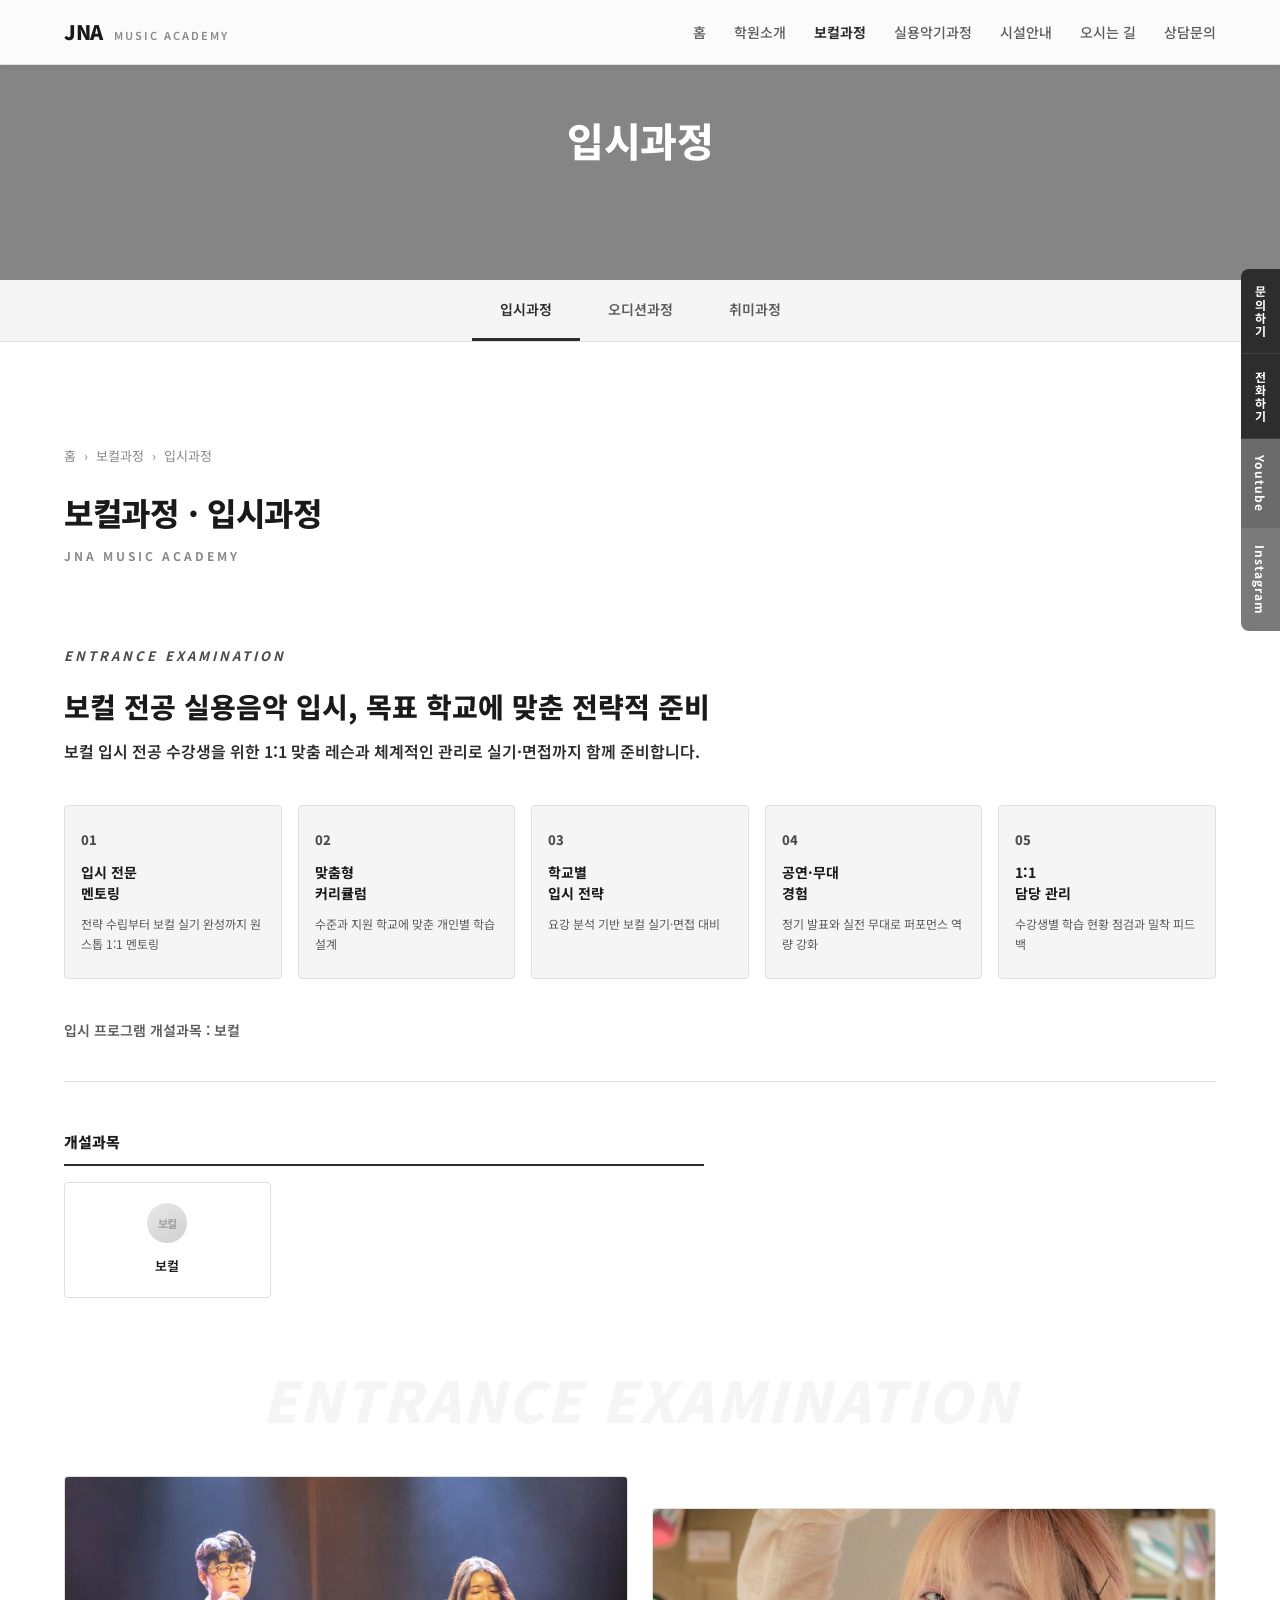
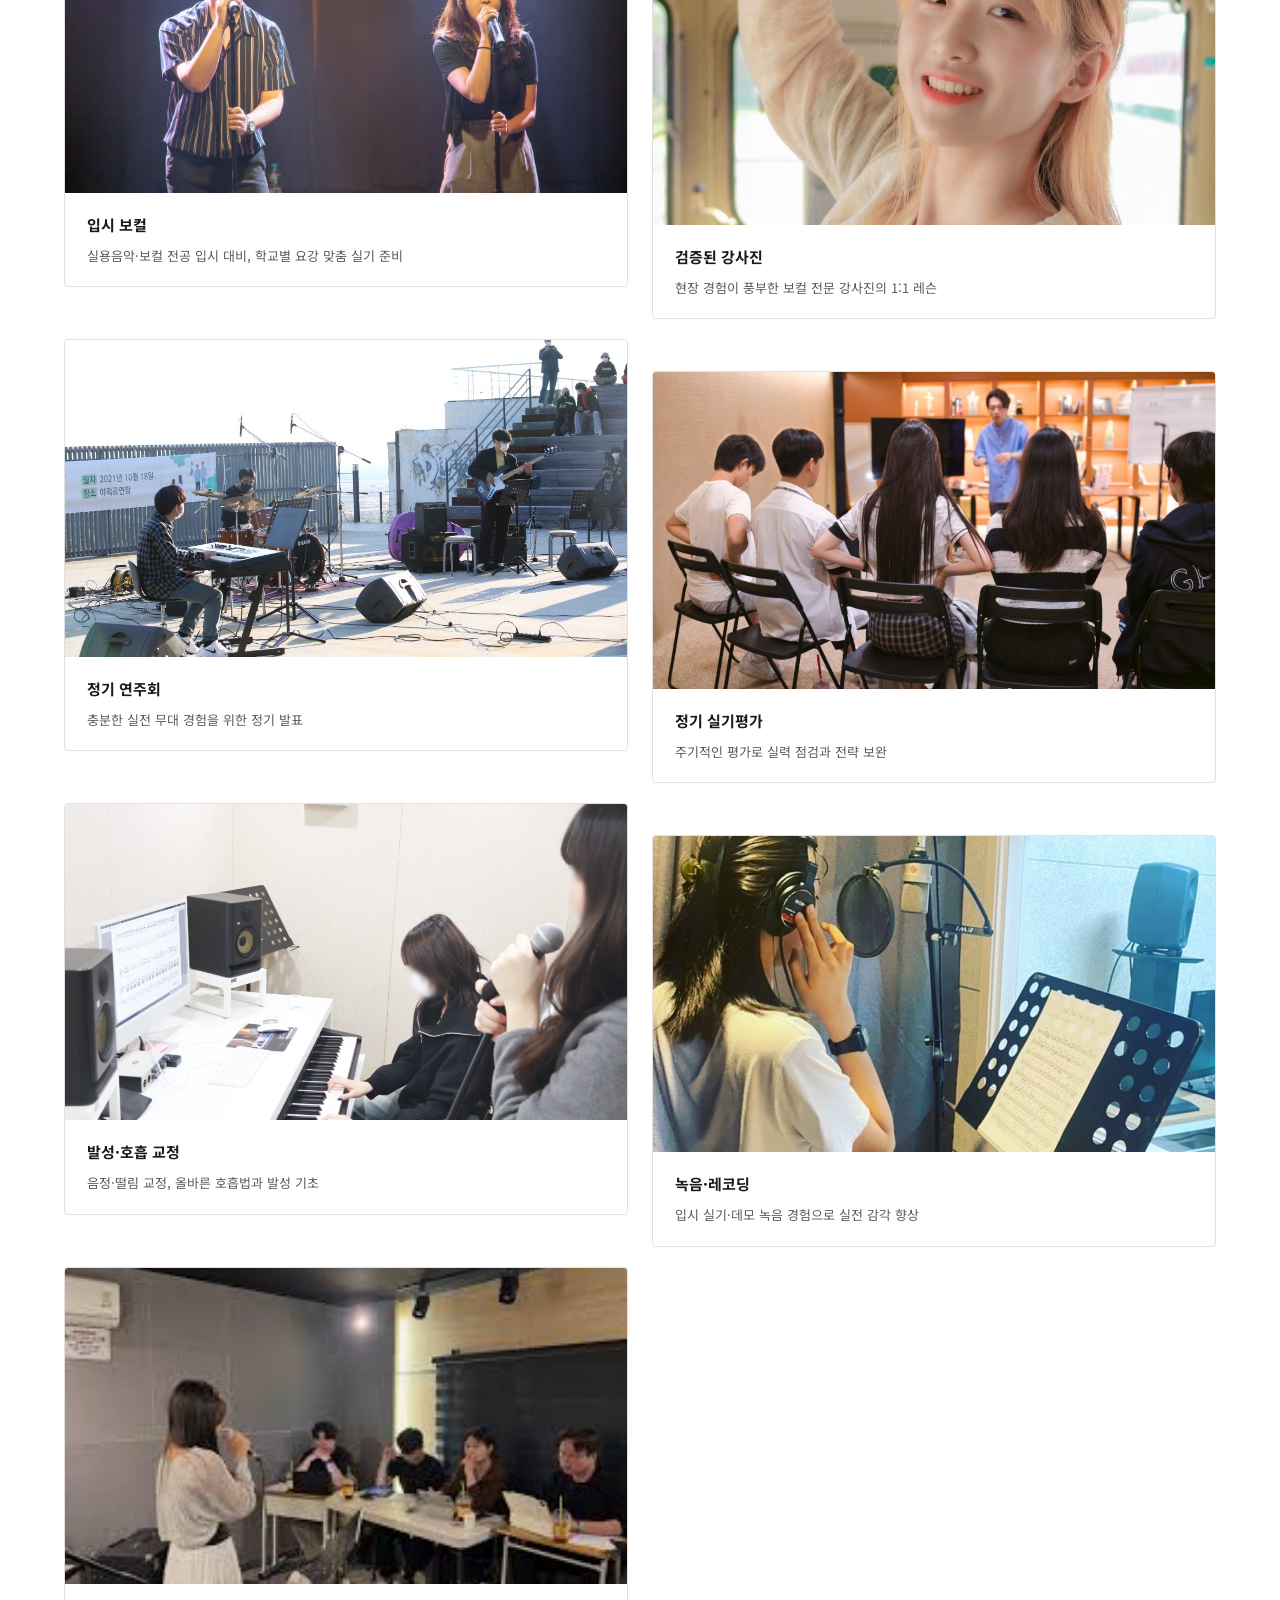
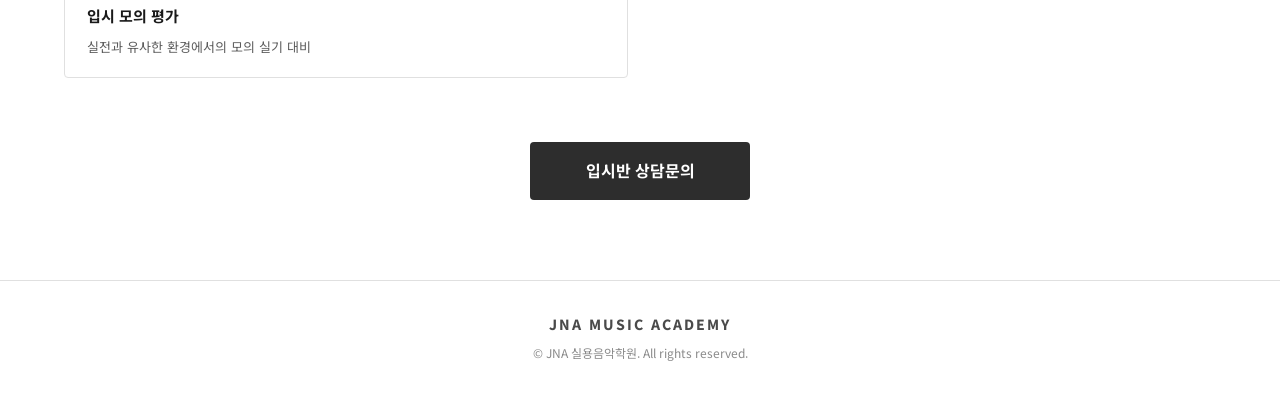
<file: vocal.html>
<!DOCTYPE html>
<html lang="ko">
<head>
  <meta charset="UTF-8">
  <meta name="viewport" content="width=device-width, initial-scale=1.0">
  <title>보컬과정 — JNA 실용음악학원</title>
  <link rel="icon" href="favicon.svg" type="image/svg+xml">
  <link rel="preconnect" href="https://fonts.googleapis.com">
  <link rel="preconnect" href="https://fonts.gstatic.com" crossorigin>
  <link href="https://fonts.googleapis.com/css2?family=Noto+Sans+KR:wght@400;500;600;700;800;900&display=swap" rel="stylesheet">
  <link rel="stylesheet" href="styles.css">
  <link rel="stylesheet" href="images.css">
  <link rel="stylesheet" href="about.css">
  <link rel="stylesheet" href="programs.css">
</head>
<body data-page="vocal" class="vocal-page programs-page">

  <div id="site-quick"></div>
  <div id="site-header"></div>

  <div class="sub-visual sub-visual--vocal">
    <div class="sub-visual-bg"></div>
    <div class="sub-visual-title" id="vocal-visual-title">입시과정</div>
  </div>

  <nav class="about-lnb vocal-lnb">
    <ul>
      <li><a href="vocal.html" data-course="entrance" class="is-active">입시과정</a></li>
      <li><a href="vocal.html#audition" data-course="audition">오디션과정</a></li>
      <li><a href="vocal.html#hobby" data-course="hobby">취미과정</a></li>
    </ul>
  </nav>

  <main class="about-main programs-main">
    <div class="about-top">
      <nav class="breadcrumb" aria-label="경로">
        <a href="index.html">홈</a>
        <span>›</span>
        <a href="vocal.html">보컬과정</a>
        <span>›</span>
        <span id="breadcrumb-vocal">입시과정</span>
      </nav>
      <h1 class="about-page-name" id="vocal-page-name">보컬과정 · 입시과정</h1>
      <p class="about-page-brand">JNA Music Academy</p>
    </div>

    <section class="programs-sec">
      <div class="programs-inner" id="vocal-content"></div>
    </section>
  </main>

  <div id="site-footer"></div>
  <script src="common.js"></script>
  <script src="script.js"></script>
  <script src="images.js"></script>
  <script src="vocal.js"></script>
</body>
</html>
</file>
<file: styles.css>
*, *::before, *::after { box-sizing: border-box; margin: 0; padding: 0; }

:root {
  --bg: #ffffff;
  --bg-section: #f5f5f5;
  --bg-card: #ffffff;
  --accent: #4a4a4a;
  --accent-dark: #2d2d2d;
  --accent-light: #8a8a8a;
  --text: #1a1a1a;
  --text-sub: #5c5c5c;
  --text-dim: #8a8a8a;
  --border: #e0e0e0;
  --font: 'Noto Sans KR', -apple-system, sans-serif;
  --max: 1200px;
}

html { scroll-behavior: smooth; }

body {
  font-family: var(--font);
  background: var(--bg);
  color: var(--text);
  font-size: 15px;
  line-height: 1.6;
  -webkit-font-smoothing: antialiased;
}

a { color: inherit; text-decoration: none; }
ul { list-style: none; }

/* ===== Quick Menu ===== */
.quick-menu {
  position: fixed;
  right: 0;
  top: 50%;
  transform: translateY(-50%);
  z-index: 200;
  display: flex;
  flex-direction: column;
}

.quick-item {
  writing-mode: vertical-rl;
  text-orientation: mixed;
  padding: 16px 10px;
  font-size: 12px;
  font-weight: 700;
  letter-spacing: 1px;
  background: var(--accent-dark);
  color: #fff;
  border-bottom: 1px solid rgba(255,255,255,0.1);
  transition: background 0.15s;
}

.quick-item:first-child { border-radius: 8px 0 0 0; }
.quick-item:last-child { border-radius: 0 0 0 8px; border-bottom: none; }

.quick-item:hover { background: var(--accent); }

.quick-item--yt { background: #6b6b6b; }
.quick-item--yt:hover { background: #555; }
.quick-item--ig { background: #7a7a7a; }
.quick-item--ig:hover { background: #636363; }

/* ===== Header ===== */
.header {
  position: fixed;
  top: 0;
  left: 0;
  right: 0;
  z-index: 100;
  background: rgba(255, 255, 255, 0.97);
  border-bottom: 1px solid var(--border);
  box-shadow: 0 1px 8px rgba(0,0,0,0.04);
}

.header-inner {
  max-width: var(--max);
  margin: 0 auto;
  display: flex;
  align-items: center;
  padding: 0 24px;
  height: 64px;
}

.logo {
  font-size: 20px;
  font-weight: 900;
  letter-spacing: -0.5px;
  flex-shrink: 0;
  color: var(--text);
}

.logo span {
  font-size: 11px;
  font-weight: 600;
  color: var(--accent-light);
  letter-spacing: 2px;
  text-transform: uppercase;
  margin-left: 6px;
}

.nav {
  display: flex;
  gap: 28px;
  margin-left: auto;
}

.nav a {
  font-size: 14px;
  font-weight: 500;
  color: var(--text-sub);
  transition: color 0.15s;
  white-space: nowrap;
}

.nav a:hover { color: var(--accent-dark); }

.nav a.is-active {
  color: var(--accent-dark);
  font-weight: 700;
}

.menu-toggle {
  display: none;
  flex-direction: column;
  gap: 5px;
  background: none;
  border: none;
  cursor: pointer;
  padding: 4px;
  margin-left: auto;
}

.menu-toggle span {
  display: block;
  width: 22px;
  height: 2px;
  background: var(--text);
}

.container {
  max-width: var(--max);
  margin: 0 auto;
  padding: 0 24px;
}

/* ===== Sub page hero ===== */
.page-hero {
  margin-top: 64px;
  padding: 56px 0 48px;
  background: var(--bg-section);
  border-bottom: 1px solid var(--border);
}

.page-hero h1 {
  font-size: clamp(28px, 4vw, 38px);
  font-weight: 800;
  letter-spacing: -0.5px;
  margin-bottom: 12px;
}

.page-hero p:last-child {
  font-size: 15px;
  color: var(--text-sub);
  line-height: 1.7;
  max-width: 560px;
}

.page-content {
  max-width: 720px;
}

.page-lead {
  font-size: 16px;
  color: var(--text-sub);
  line-height: 1.85;
  margin-bottom: 16px;
}

/* ===== Home quick links ===== */
.home-links {
  display: grid;
  grid-template-columns: repeat(3, 1fr);
  gap: 16px;
}

.home-link-card {
  display: block;
  padding: 28px 24px;
  background: var(--bg-card);
  border: 1px solid var(--border);
  border-radius: 4px;
  transition: border-color 0.2s, box-shadow 0.2s, transform 0.2s;
}

.home-link-card:hover {
  border-color: var(--accent-light);
  box-shadow: 0 4px 16px rgba(0,0,0,0.06);
  transform: translateY(-2px);
}

.home-link-card h3 {
  font-size: 16px;
  font-weight: 700;
  margin-bottom: 8px;
}

.home-link-card p {
  font-size: 14px;
  color: var(--text-sub);
  line-height: 1.6;
}

/* ===== Hero ===== */
.hero {
  position: relative;
  height: 100vh;
  min-height: 560px;
  max-height: 800px;
  margin-top: 64px;
  overflow: hidden;
}

.hero-slide {
  position: absolute;
  inset: 0;
  opacity: 0;
  transition: opacity 0.8s ease;
}

.hero-slide.active { opacity: 1; }

.hero-slide--photo .hero-dim {
  background: linear-gradient(90deg, rgba(255,255,255,0.88) 0%, rgba(255,255,255,0.55) 45%, rgba(255,255,255,0.15) 100%);
}

.hero-slide--photo-1 {
  background: url('images/hero-slide-1.png') center / cover no-repeat;
}

.hero-slide--photo-2 {
  background: url('images/hero-slide-2.png') center / cover no-repeat;
}

.hero-slide--photo-3 {
  background: url('images/hero-slide-3.png') center / cover no-repeat;
}

.hero-dim {
  position: absolute;
  inset: 0;
  background: rgba(255,255,255,0.1);
}

.hero-content {
  position: relative;
  z-index: 1;
  display: flex;
  flex-direction: column;
  justify-content: center;
  height: 100%;
  max-width: var(--max);
  margin: 0 auto;
  padding: 0 48px;
}

.hero h1 {
  font-size: clamp(36px, 6vw, 58px);
  font-weight: 900;
  line-height: 1.25;
  letter-spacing: -1px;
  margin-bottom: 24px;
  color: var(--text);
}

.hero-sub {
  font-size: 16px;
  color: var(--text-sub);
  line-height: 1.85;
  max-width: 520px;
}

.hero-dots {
  position: absolute;
  bottom: 32px;
  left: 50%;
  transform: translateX(-50%);
  display: flex;
  gap: 10px;
  z-index: 2;
}

.dot {
  width: 10px;
  height: 10px;
  border-radius: 50%;
  border: 2px solid var(--accent-light);
  background: transparent;
  cursor: pointer;
  padding: 0;
  transition: background 0.2s, border-color 0.2s;
}

.dot.active,
.dot:hover {
  background: var(--accent-dark);
  border-color: var(--accent-dark);
}

/* ===== Brand tag ===== */
.brand-tag {
  font-size: 11px;
  font-weight: 700;
  letter-spacing: 3px;
  text-transform: uppercase;
  color: var(--accent-light);
  margin-bottom: 12px;
}

/* ===== Stats bar ===== */
.stats-bar {
  background: var(--accent-dark);
  color: #fff;
  padding: 40px 24px;
}

.stats-inner {
  max-width: var(--max);
  margin: 0 auto;
  text-align: center;
}

.stats-copy {
  font-size: 16px;
  font-weight: 500;
  margin-bottom: 28px;
  line-height: 1.7;
}

.stats-copy strong { font-weight: 800; }

.stats-nums {
  display: flex;
  justify-content: center;
  gap: 48px;
  flex-wrap: wrap;
}

.stat-item strong {
  display: block;
  font-size: 28px;
  font-weight: 900;
  margin-bottom: 4px;
}

.stat-item span {
  font-size: 13px;
  opacity: 0.75;
}

/* ===== Sections ===== */
.section {
  padding: 80px 24px;
  max-width: var(--max);
  margin: 0 auto;
}

.section--dark {
  max-width: none;
  background: var(--bg-section);
  padding-left: 0;
  padding-right: 0;
}

.section--dark .section-head,
.section--dark .vision-grid,
.section--dark .program-grid {
  max-width: var(--max);
  margin-left: auto;
  margin-right: auto;
  padding: 0 24px;
}

.section-head {
  text-align: center;
  margin-bottom: 48px;
}

.section-head h2 {
  font-size: clamp(26px, 4vw, 36px);
  font-weight: 800;
  letter-spacing: -0.5px;
  margin-bottom: 12px;
  color: var(--text);
}

.section-desc {
  font-size: 15px;
  color: var(--text-sub);
  line-height: 1.7;
  max-width: 560px;
  margin: 0 auto;
}

/* ===== Video grid ===== */
.video-grid {
  display: grid;
  grid-template-columns: repeat(3, 1fr);
  gap: 20px;
}

.video-card {
  display: block;
  transition: transform 0.2s;
}

.video-card:hover { transform: translateY(-4px); }

.video-thumb {
  position: relative;
  aspect-ratio: 16/9;
  border: 1px solid var(--border);
  border-radius: 4px;
  overflow: hidden;
  margin-bottom: 12px;
  background: linear-gradient(135deg, #e8e8e8, #d4d4d4);
}

.play-btn {
  position: absolute;
  inset: 0;
  display: flex;
  align-items: center;
  justify-content: center;
  font-size: 13px;
  font-weight: 700;
  color: var(--text);
  background: rgba(255,255,255,0.55);
  transition: background 0.2s, color 0.2s;
}

.video-card:hover .play-btn {
  background: rgba(45, 45, 45, 0.75);
  color: #fff;
}

.video-card p {
  font-size: 14px;
  font-weight: 600;
  color: var(--text-sub);
}

/* ===== Vision ===== */
.vision-grid {
  display: grid;
  grid-template-columns: repeat(4, 1fr);
  gap: 16px;
}

.vision-card {
  background: var(--bg-card);
  border: 1px solid var(--border);
  padding: 32px 24px;
  text-align: center;
  transition: border-color 0.2s, box-shadow 0.2s;
}

.vision-card:hover {
  border-color: var(--accent-light);
  box-shadow: 0 4px 16px rgba(0,0,0,0.06);
}

.vision-card h3 {
  font-size: 16px;
  font-weight: 800;
  color: var(--accent-dark);
  margin-bottom: 14px;
}

.vision-card p {
  font-size: 14px;
  color: var(--text-sub);
  line-height: 1.7;
}

/* ===== Teachers ===== */
.teacher-grid {
  display: grid;
  grid-template-columns: repeat(3, 1fr);
  gap: 24px;
}

.teacher-item {
  text-align: center;
  padding: 36px 24px;
  background: var(--bg-card);
  border: 1px solid var(--border);
  border-radius: 4px;
  box-shadow: 0 2px 8px rgba(0,0,0,0.04);
}

.teacher-photo {
  width: 100px;
  height: 100px;
  margin: 0 auto 20px;
  border-radius: 50%;
  background: linear-gradient(135deg, #6b6b6b, #3d3d3d);
  display: flex;
  align-items: center;
  justify-content: center;
  font-size: 36px;
  font-weight: 900;
  color: #fff;
}

.teacher-item h3 {
  font-size: 18px;
  font-weight: 700;
  margin-bottom: 6px;
}

.teacher-field {
  font-size: 13px;
  color: var(--accent);
  font-weight: 600;
  margin-bottom: 12px;
}

.teacher-item p:last-child {
  font-size: 14px;
  color: var(--text-sub);
  line-height: 1.65;
}

/* ===== Programs ===== */
.program-grid {
  display: grid;
  grid-template-columns: repeat(4, 1fr);
  gap: 12px;
}

.program-item {
  background: var(--bg-card);
  border: 1px solid var(--border);
  padding: 24px 20px;
  transition: border-color 0.2s, box-shadow 0.2s;
}

a.program-item {
  display: block;
  text-decoration: none;
  color: inherit;
}

.program-item:hover {
  border-color: var(--accent-light);
  box-shadow: 0 2px 12px rgba(0,0,0,0.05);
}

.program-item h4 {
  font-size: 14px;
  font-weight: 700;
  margin-bottom: 8px;
  color: var(--text);
}

.program-item p {
  font-size: 13px;
  color: var(--text-dim);
  line-height: 1.6;
}

/* ===== Facility slider ===== */
.facility-slider {
  max-width: 900px;
  margin: 0 auto;
}

.facility-track {
  display: flex;
  overflow: hidden;
  border-radius: 4px;
  border: 1px solid var(--border);
}

.facility-slide {
  min-width: 100%;
  height: 400px;
  background-image: var(--bg);
  display: flex;
  align-items: center;
  justify-content: center;
  transition: transform 0.4s ease;
}

.facility-slide span {
  font-size: 28px;
  font-weight: 800;
  color: rgba(0,0,0,0.15);
  letter-spacing: 4px;
}

.facility-nav {
  display: flex;
  align-items: center;
  justify-content: center;
  gap: 24px;
  margin-top: 20px;
}

.fac-prev,
.fac-next {
  width: 40px;
  height: 40px;
  border: 1px solid var(--border);
  background: var(--bg-card);
  color: var(--text);
  font-size: 20px;
  cursor: pointer;
  border-radius: 4px;
  transition: border-color 0.15s, color 0.15s, background 0.15s;
}

.fac-prev:hover,
.fac-next:hover {
  border-color: var(--accent);
  color: var(--accent-dark);
  background: var(--bg-section);
}

.fac-count {
  font-size: 14px;
  color: var(--text-sub);
}

.fac-count em {
  font-style: normal;
  color: var(--accent-dark);
  font-weight: 700;
}

/* ===== News ===== */
.section--news {
  background: var(--bg-section);
  max-width: none;
}

.section--news {
  padding-left: 24px;
  padding-right: 24px;
}

.section--news .section-head,
.section--news .news-list {
  max-width: var(--max);
  margin-left: auto;
  margin-right: auto;
}

.news-list li {
  border-bottom: 1px solid var(--border);
}

.news-list a {
  display: flex;
  align-items: center;
  gap: 20px;
  padding: 18px 0;
  transition: color 0.15s;
}

.news-list a:hover { color: var(--accent-dark); }

.news-date {
  font-size: 13px;
  color: var(--text-dim);
  flex-shrink: 0;
  width: 100px;
}

.news-title {
  font-size: 15px;
  font-weight: 500;
}

/* ===== Contact ===== */
.contact-section {
  max-width: none;
  background: var(--bg-section);
}

.contact-section .section-head,
.contact-section .contact-box {
  max-width: 640px;
  margin-left: auto;
  margin-right: auto;
  padding: 0 24px;
}

.contact-box {
  text-align: center;
}

.contact-phone {
  margin-bottom: 32px;
}

.phone-num {
  display: block;
  font-size: clamp(32px, 6vw, 44px);
  font-weight: 900;
  letter-spacing: 2px;
  color: var(--accent-dark);
  margin-bottom: 8px;
  transition: opacity 0.15s;
}

.phone-num:hover { opacity: 0.7; }

.contact-phone p {
  font-size: 14px;
  color: var(--text-sub);
}

.hours-table {
  width: 100%;
  border-collapse: collapse;
  margin-bottom: 28px;
  font-size: 14px;
  background: var(--bg-card);
}

.hours-table th,
.hours-table td {
  padding: 12px 16px;
  border: 1px solid var(--border);
  text-align: left;
}

.hours-table th {
  width: 100px;
  background: var(--bg-section);
  font-weight: 700;
  color: var(--accent-dark);
}

.hours-table td { color: var(--text-sub); }

.contact-extra {
  margin-bottom: 32px;
  font-size: 14px;
  color: var(--text-sub);
  line-height: 2;
}

.contact-extra a { color: var(--text); }
.contact-extra a:hover { color: var(--accent-dark); }

.btn-contact {
  display: inline-block;
  padding: 16px 48px;
  background: var(--accent-dark);
  color: #fff;
  font-size: 16px;
  font-weight: 700;
  border-radius: 4px;
  transition: background 0.15s;
}

.btn-contact:hover { background: var(--accent); }

/* ===== Footer ===== */
.footer {
  padding: 32px 24px;
  border-top: 1px solid var(--border);
  text-align: center;
  background: var(--bg);
}

.footer-logo {
  font-size: 14px;
  font-weight: 800;
  color: var(--accent);
  letter-spacing: 2px;
  text-transform: uppercase;
  margin-bottom: 8px;
}

.footer p:last-child {
  font-size: 12px;
  color: var(--text-dim);
}

/* ===== Responsive ===== */
@media (max-width: 1024px) {
  .vision-grid { grid-template-columns: repeat(2, 1fr); }
  .program-grid { grid-template-columns: repeat(3, 1fr); }
}

@media (max-width: 768px) {
  .quick-menu { display: none; }

  .nav {
    display: none;
    position: absolute;
    top: 64px;
    left: 0;
    right: 0;
    flex-direction: column;
    gap: 0;
    background: rgba(255,255,255,0.98);
    border-bottom: 1px solid var(--border);
    padding: 12px 24px 20px;
    box-shadow: 0 4px 12px rgba(0,0,0,0.06);
  }

  .nav.open { display: flex; }

  .nav a {
    padding: 12px 0;
    border-bottom: 1px solid var(--border);
  }

  .menu-toggle { display: flex; }

  .hero-content { padding: 0 24px; }

  .video-grid { grid-template-columns: repeat(2, 1fr); }

  .teacher-grid { grid-template-columns: 1fr; }

  .program-grid { grid-template-columns: repeat(2, 1fr); }

  .stats-nums { gap: 24px; }

  .facility-slide { height: 260px; }

  .news-list a { flex-direction: column; align-items: flex-start; gap: 4px; }
}

@media (max-width: 900px) {
  .home-links { grid-template-columns: repeat(2, 1fr); }
}

@media (max-width: 480px) {
  .video-grid,
  .program-grid,
  .vision-grid,
  .home-links {
    grid-template-columns: 1fr;
  }
}
</file>
<file: images.css>
/* 실용음악학원 — 보컬·악기·녹음·무대 관련 임시 사진 (Pexels) */

:root {
  --img-sub-about: url('images/about-banner.png');
}

.sub-visual-bg {
  background-size: cover;
  background-position: center;
  background-repeat: no-repeat;
}

.about-page .sub-visual-bg {
  background-image: linear-gradient(rgba(0, 0, 0, 0.48), rgba(0, 0, 0, 0.48)), var(--img-sub-about);
}

.about-intro-img {
  background-image: url('images/about-intro.png');
  background-size: cover;
  background-position: center;
  background-repeat: no-repeat;
}

.goal-img--1,
.goal-img--2,
.goal-img--3 {
  background: none;
}

.course-feature-img,
.facility-block-img,
.gallery-item,
.thumb-img,
.instructor-photo {
  background-size: cover;
  background-position: center;
  background-repeat: no-repeat;
}

.course-feature-img span,
.facility-block-img span,
.gallery-item span {
  display: none;
}

.thumb-img,
.instructor-photo {
  color: transparent;
}

.sub-visual--programs .sub-visual-bg {
  background-image: linear-gradient(rgba(0, 0, 0, 0.48), rgba(0, 0, 0, 0.48)),
    url('images/programs-banner.png?v=2');
}

.sub-visual--vocal .sub-visual-bg {
  background-image: linear-gradient(rgba(0, 0, 0, 0.48), rgba(0, 0, 0, 0.48)),
    url('https://images.pexels.com/photos/7607290/pexels-photo-7607290.jpeg?auto=compress&cs=tinysrgb&w=1600');
}

.sub-visual--facility .sub-visual-bg {
  background-image: linear-gradient(rgba(0, 0, 0, 0.48), rgba(0, 0, 0, 0.48)),
    url('images/facility-banner.png');
}

.sub-visual--teachers .sub-visual-bg {
  background-image: linear-gradient(rgba(0, 0, 0, 0.48), rgba(0, 0, 0, 0.48)),
    url('https://images.pexels.com/photos/7688336/pexels-photo-7688336.jpeg?auto=compress&cs=tinysrgb&w=1600');
}

.sub-visual--direction .sub-visual-bg {
  background-image: linear-gradient(rgba(0, 0, 0, 0.48), rgba(0, 0, 0, 0.48)),
    url('https://images.pexels.com/photos/7679656/pexels-photo-7679656.jpeg?auto=compress&cs=tinysrgb&w=1600');
}

.sub-visual--contact .sub-visual-bg {
  background-image: linear-gradient(rgba(0, 0, 0, 0.48), rgba(0, 0, 0, 0.48)),
    url('https://images.pexels.com/photos/335968/pexels-photo-335968.jpeg?auto=compress&cs=tinysrgb&w=1600');
}
</file>
<file: about.css>
/* ===== About page (JAM style) ===== */
.about-page .page-hero { display: none; }

.about-page main.about-main {
  padding-top: 64px;
}

/* Sub visual */
.sub-visual {
  position: relative;
  height: 280px;
  display: flex;
  align-items: center;
  justify-content: center;
  overflow: hidden;
}

.sub-visual-bg {
  position: absolute;
  inset: 0;
  background-size: cover;
  background-position: center;
}

.about-page .sub-visual-bg {
  background-image: linear-gradient(rgba(0,0,0,0.48), rgba(0,0,0,0.48)), var(--img-sub-about);
  background-position: center 58%;
}

.sub-visual-title {
  position: relative;
  z-index: 1;
  font-size: clamp(28px, 4vw, 40px);
  font-weight: 800;
  color: #fff;
  letter-spacing: -0.5px;
}

/* LNB */
.about-lnb {
  background: var(--bg-section);
  border-bottom: 1px solid var(--border);
}

.about-lnb ul {
  display: flex;
  justify-content: center;
  gap: 0;
  max-width: var(--max);
  margin: 0 auto;
  padding: 0 24px;
  overflow-x: auto;
}

.about-lnb a {
  display: block;
  padding: 18px 28px;
  font-size: 14px;
  font-weight: 600;
  color: var(--text-sub);
  white-space: nowrap;
  border-bottom: 3px solid transparent;
  transition: color 0.15s, border-color 0.15s;
}

.about-lnb a:hover { color: var(--text); }

.about-lnb a.is-active {
  color: var(--accent-dark);
  border-bottom-color: var(--accent-dark);
}

/* Top area */
.about-top {
  max-width: var(--max);
  margin: 0 auto;
  padding: 40px 24px 32px;
}

.about-top--vision {
  padding-top: 64px;
  padding-bottom: 24px;
  border-top: 1px solid var(--border);
  margin-top: 16px;
}

.breadcrumb {
  display: flex;
  align-items: center;
  flex-wrap: wrap;
  gap: 8px;
  font-size: 13px;
  color: var(--text-dim);
  margin-bottom: 20px;
}

.breadcrumb a:hover { color: var(--accent-dark); }

.about-page-name {
  font-size: clamp(24px, 3.5vw, 32px);
  font-weight: 800;
  letter-spacing: -0.3px;
  margin-bottom: 8px;
}

.about-page-brand {
  font-size: 12px;
  font-weight: 700;
  letter-spacing: 3px;
  text-transform: uppercase;
  color: var(--accent-light);
}

/* Intro section */
.about-inner {
  max-width: var(--max);
  margin: 0 auto;
  padding: 0 24px 80px;
}

.about-intro-grid {
  display: grid;
  grid-template-columns: 1fr 380px;
  gap: 48px;
  align-items: start;
  margin-bottom: 72px;
}

.about-logo-line {
  font-size: clamp(28px, 4vw, 38px);
  line-height: 1.35;
  margin-bottom: 28px;
  letter-spacing: -0.5px;
}

.about-logo-line strong {
  font-weight: 900;
  color: var(--accent-dark);
}

.about-quote {
  font-family: 'Noto Serif KR', serif;
  font-size: 15px;
  color: var(--text-sub);
  line-height: 1.85;
  margin-bottom: 28px;
  padding-left: 16px;
  border-left: 3px solid var(--accent-light);
}

.about-desc p {
  font-size: 15px;
  color: var(--text-sub);
  line-height: 1.9;
  margin-bottom: 16px;
}

.about-intro-img {
  aspect-ratio: 4/5;
  border-radius: 4px;
  position: relative;
  overflow: hidden;
}

.about-intro-caption {
  position: absolute;
  left: 12px;
  bottom: 12px;
  padding: 5px 10px;
  font-size: 11px;
  font-weight: 600;
  letter-spacing: 0.3px;
  color: rgba(255, 255, 255, 0.95);
  background: rgba(0, 0, 0, 0.42);
  border-radius: 2px;
  line-height: 1;
}

/* Goals */
.about-goals-title {
  font-size: 22px;
  font-weight: 500;
  margin-bottom: 32px;
}

.about-goals-title strong { font-weight: 800; }

.about-goals-list {
  display: grid;
  grid-template-columns: repeat(3, 1fr);
  gap: 20px;
}

.about-goals-list > li:last-child {
  grid-column: 1 / -1;
}

.goal-card {
  border: 1px solid var(--border);
  background: var(--bg-card);
  overflow: hidden;
}

.goal-img {
  height: 200px;
  overflow: hidden;
  background: #eee;
}

.goal-img img {
  width: 100%;
  height: 100%;
  object-fit: cover;
  object-position: center center;
  display: block;
}

.goal-img--1 img { object-position: center center; }
.goal-img--2 img { object-position: 38% center; }
.goal-img--3 img { object-position: center center; }

.goal-text {
  padding: 20px;
}

.goal-num {
  font-size: 14px;
  font-weight: 700;
  color: var(--accent-dark);
  margin-bottom: 8px;
}

.goal-label {
  font-size: 16px;
  font-weight: 600;
  line-height: 1.5;
}

.goal-closing {
  padding: 32px;
  background: var(--bg-section);
  border: 1px solid var(--border);
}

.goal-closing p {
  font-size: 15px;
  color: var(--text-sub);
  line-height: 1.9;
}

/* Vision slider */
.about-sec--vision {
  padding-bottom: 80px;
}

.vision-pagination {
  max-width: var(--max);
  margin: 0 auto 24px;
  padding: 0 24px;
  display: flex;
  flex-wrap: wrap;
  gap: 8px;
  justify-content: center;
}

.vision-pagination button {
  padding: 12px 16px;
  font-size: 11px;
  font-weight: 700;
  line-height: 1.35;
  text-align: center;
  color: var(--text-sub);
  background: var(--bg);
  border: 1px solid var(--border);
  cursor: pointer;
  transition: all 0.15s;
  min-width: 120px;
}

.vision-pagination button:hover {
  border-color: var(--accent);
  color: var(--text);
}

.vision-pagination button.is-active {
  background: var(--accent-dark);
  border-color: var(--accent-dark);
  color: #fff;
}

.vision-slider {
  max-width: var(--max);
  margin: 0 auto;
  padding: 0 24px;
  overflow: hidden;
}

.vision-track {
  display: flex;
  transition: transform 0.45s ease;
}

.vision-slide {
  min-width: 100%;
  padding: 48px 40px;
  background: var(--slide-bg);
  border: 1px solid var(--border);
}

.vision-slide-head {
  display: flex;
  align-items: flex-start;
  gap: 24px;
  margin-bottom: 28px;
}

.vision-icon {
  flex-shrink: 0;
  width: 56px;
  height: 56px;
  display: flex;
  align-items: center;
  justify-content: center;
  background: var(--accent-dark);
  color: #fff;
  font-size: 14px;
  font-weight: 800;
  border-radius: 50%;
}

.vision-en {
  font-size: 13px;
  font-weight: 700;
  letter-spacing: 1px;
  color: var(--accent-light);
  margin-bottom: 10px;
}

.vision-kr {
  font-size: clamp(22px, 3vw, 28px);
  font-weight: 800;
  line-height: 1.35;
  letter-spacing: -0.3px;
}

.vision-body {
  font-size: 15px;
  color: var(--text-sub);
  line-height: 1.9;
}

/* Responsive */
@media (max-width: 900px) {
  .about-intro-grid {
    grid-template-columns: 1fr;
  }

  .about-intro-img {
    max-height: 320px;
    aspect-ratio: 16/9;
  }

  .about-goals-list {
    grid-template-columns: 1fr;
  }
}

@media (max-width: 640px) {
  .sub-visual { height: 200px; }

  .about-lnb a {
    padding: 14px 18px;
    font-size: 13px;
  }

  .vision-slide { padding: 32px 24px; }

  .vision-pagination button {
    min-width: auto;
    flex: 1 1 calc(50% - 8px);
    font-size: 10px;
  }
}
</file>
<file: contact.css>
.contact-page .page-hero { display: none; }

.contact-page main.contact-main {
  padding-top: 64px;
}

.sub-visual--contact .sub-visual-bg {
  background-size: cover;
  background-position: center;
}

.contact-lnb ul {
  justify-content: center;
}

.contact-sec {
  padding-bottom: 80px;
}

.contact-inner {
  max-width: var(--max);
  margin: 0 auto;
  padding: 0 24px;
}

.contact-section {
  padding: 48px 0 0;
}

.contact-section .contact-box {
  max-width: 640px;
  margin: 0 auto;
}
</file>
<file: facility.css>
.facility-page main.facility-main {
  padding-top: 64px;
}

.sub-visual--facility .sub-visual-bg {
  background-size: cover;
  background-position: center 45%;
}

.facility-lnb ul {
  justify-content: center;
}

.facility-sec {
  padding-bottom: 80px;
}

.facility-inner {
  max-width: var(--max);
  margin: 0 auto;
  padding: 0 24px;
}

.facility-contact {
  display: flex;
  flex-wrap: wrap;
  gap: 24px 48px;
  padding: 24px 28px;
  margin-bottom: 48px;
  background: var(--bg-section);
  border: 1px solid var(--border);
  border-radius: 4px;
  font-size: 14px;
  color: var(--text-sub);
}

.facility-contact strong {
  color: var(--text);
  margin-right: 8px;
}

.facility-contact a:hover {
  color: var(--accent-dark);
}

/* Info blocks (JAM alternating layout) */
.facility-info {
  display: flex;
  flex-direction: column;
  gap: 48px;
  margin-bottom: 64px;
}

.facility-block {
  display: grid;
  grid-template-columns: 1fr 1fr;
  gap: 40px;
  align-items: center;
}

.facility-block--reverse .facility-block-img {
  order: 2;
}

.facility-block--reverse .facility-block-text {
  order: 1;
}

.facility-block-img {
  aspect-ratio: 4/3;
  border-radius: 4px;
  border: 1px solid var(--border);
}

.facility-block-tit {
  font-size: 13px;
  font-weight: 700;
  letter-spacing: 2px;
  color: var(--accent-light);
  margin-bottom: 16px;
}

.facility-block-desc {
  font-size: 16px;
  color: var(--text-sub);
  line-height: 1.85;
}

/* Gallery */
.facility-gallery-tit {
  font-size: 13px;
  font-weight: 700;
  letter-spacing: 3px;
  color: var(--accent);
  margin-bottom: 24px;
  font-style: italic;
}

.facility-gallery-grid {
  display: grid;
  grid-template-columns: repeat(3, 1fr);
  gap: 12px;
}

.gallery-item {
  aspect-ratio: 4/3;
  border: 1px solid var(--border);
  border-radius: 4px;
  transition: opacity 0.15s;
}

.gallery-item:hover {
  opacity: 0.85;
}

.gallery-item.is-empty span {
  display: block;
}

.facility-block-img.is-empty {
  background-color: #e8e8e8;
}

.gallery-item.is-empty {
  background-color: #e8e8e8;
}

.facility-gallery-note {
  margin-top: 20px;
  font-size: 12px;
  color: var(--text-dim);
}

@media (max-width: 768px) {
  .facility-block,
  .facility-block--reverse {
    grid-template-columns: 1fr;
  }

  .facility-block--reverse .facility-block-img,
  .facility-block--reverse .facility-block-text {
    order: unset;
  }

  .facility-gallery-grid {
    grid-template-columns: repeat(2, 1fr);
  }

  .facility-contact {
    flex-direction: column;
    gap: 12px;
  }
}

@media (max-width: 480px) {
  .facility-gallery-grid {
    grid-template-columns: 1fr;
  }
}
</file>
<file: teachers.css>
.teachers-page main.teachers-main {
  padding-top: 64px;
}

.sub-visual--teachers .sub-visual-bg {
  background-size: cover;
  background-position: center;
}

.teachers-lead {
  font-size: 15px;
  color: var(--text-sub);
  line-height: 1.7;
  margin-top: 12px;
  max-width: 560px;
}

.teachers-sec {
  padding-bottom: 80px;
}

.teachers-inner {
  max-width: var(--max);
  margin: 0 auto;
  padding: 0 24px;
}

.instructor-thumbs {
  display: grid;
  grid-template-columns: repeat(4, 1fr);
  gap: 16px;
  margin-bottom: 32px;
}

.thumb-card {
  cursor: pointer;
  border: 2px solid var(--border);
  border-radius: 4px;
  overflow: hidden;
  transition: border-color 0.15s, box-shadow 0.15s;
  background: var(--bg-card);
  padding: 0;
  font-family: inherit;
  text-align: left;
  width: 100%;
}

.thumb-card:hover {
  box-shadow: 0 4px 16px rgba(0,0,0,0.06);
}

.thumb-card.is-active {
  border-color: var(--accent-dark);
}

.thumb-img {
  aspect-ratio: 1;
  display: flex;
  align-items: center;
  justify-content: center;
}

.thumb-img.thumb-img--empty {
  background-color: #e8e8e8;
}

.instructor-photo.is-empty {
  background-color: #e8e8e8;
  background-size: cover;
  background-position: center;
  background-repeat: no-repeat;
}

.instructor-photo {
  aspect-ratio: 3/4;
  border-radius: 4px;
}

.thumb-name {
  display: block;
  padding: 12px 10px 4px;
  font-size: 14px;
  font-weight: 700;
  text-align: center;
}

.thumb-field {
  display: block;
  padding: 0 12px 14px;
  font-size: 12px;
  color: var(--text-sub);
  text-align: center;
}

/* 상세 패널 */
.instructor-detail {
  border: 1px solid var(--border);
  background: var(--bg-card);
}

.instructor-detail-inner {
  display: grid;
  grid-template-columns: 240px 1fr;
  gap: 24px;
  padding: 28px;
  align-items: start;
}

.instructor-info {
  max-height: calc(240px * 4 / 3);
  display: flex;
  flex-direction: column;
}

.instructor-photo {
  aspect-ratio: 3/4;
  border-radius: 4px;
  width: 240px;
}

.instructor-field {
  font-size: 12px;
  font-weight: 600;
  color: var(--accent);
  margin-bottom: 2px;
  line-height: 1.2;
}

.instructor-name {
  font-size: 20px;
  font-weight: 800;
  margin-bottom: 8px;
  letter-spacing: -0.3px;
  line-height: 1.2;
}

.instructor-bio {
  font-size: 14px;
  color: var(--text-sub);
  line-height: 1.9;
  white-space: pre-line;
  flex: 1;
  min-height: 0;
}

.instructor-profile {
  font-size: 12.5px;
  line-height: 1.32;
}

.instructor-profile p {
  margin: 0 0 3px;
}

.instructor-profile p:last-child {
  margin-bottom: 0;
}

.instructor-profile strong {
  font-weight: 700;
  color: var(--accent-dark);
  margin-right: 4px;
}

@media (max-width: 1024px) {
  .instructor-thumbs {
    grid-template-columns: repeat(3, 1fr);
  }
}

@media (max-width: 768px) {
  .instructor-thumbs {
    grid-template-columns: repeat(2, 1fr);
  }

  .instructor-detail-inner {
    grid-template-columns: 1fr;
    gap: 24px;
    padding: 24px;
  }

  .instructor-info {
    max-height: none;
  }

  .instructor-photo {
    max-width: 200px;
    margin: 0 auto;
    width: 100%;
  }
}

@media (max-width: 480px) {
  .instructor-thumbs {
    grid-template-columns: repeat(2, 1fr);
    gap: 12px;
  }

  .thumb-name { font-size: 13px; }
  .thumb-field { font-size: 11px; }
  .thumb-img { font-size: 24px; }
}
</file>
<file: programs.css>
.programs-page main.programs-main {
  padding-top: 64px;
}

.programs-file-notice {
  margin: 0 0 20px;
  padding: 14px 18px;
  border: 1px solid #f0c36d;
  border-radius: 4px;
  background: #fff8e8;
  color: #6b4f1d;
  font-size: 13px;
  line-height: 1.6;
  text-align: center;
}

.programs-file-overlay {
  margin-bottom: 24px;
  padding: 24px 20px;
  border: 2px solid #e8a317;
  border-radius: 8px;
  background: linear-gradient(180deg, #fff9e8 0%, #fff3cc 100%);
}

.programs-file-overlay-box {
  max-width: 560px;
  margin: 0 auto;
  text-align: center;
  color: #5c4518;
}

.programs-file-overlay-title {
  margin: 0 0 12px;
  font-size: 18px;
  font-weight: 800;
  color: #3d2e0f;
}

.programs-file-overlay p {
  margin: 0 0 8px;
  font-size: 14px;
  line-height: 1.7;
}

.programs-file-overlay-sub {
  margin-top: 12px !important;
  font-size: 13px;
  color: #7a5d1d;
}

.sub-visual--programs .sub-visual-bg,
.sub-visual--vocal .sub-visual-bg {
  background-size: cover;
  background-position: center;
}

.vocal-lnb ul {
  justify-content: center;
}

.programs-lnb ul {
  justify-content: center;
}

.programs-sec {
  padding-bottom: 80px;
}

.programs-inner {
  max-width: var(--max);
  margin: 0 auto;
  padding: 0 24px;
}

/* Hero (JAM course_tit_w) */
.course-hero {
  padding: 48px 0 40px;
  border-bottom: 1px solid var(--border);
  margin-bottom: 48px;
}

.course-hero-tag {
  font-size: 13px;
  font-weight: 700;
  letter-spacing: 3px;
  color: var(--accent);
  font-style: italic;
  margin-bottom: 20px;
}

.course-hero-sub {
  font-size: clamp(20px, 3vw, 28px);
  font-weight: 800;
  color: var(--text);
  line-height: 1.45;
  margin-bottom: 12px;
}

.course-hero-lead {
  font-size: 16px;
  font-weight: 600;
  color: var(--accent-dark);
  margin-bottom: 40px;
}

.course-points {
  display: grid;
  grid-template-columns: repeat(5, 1fr);
  gap: 16px;
  margin-bottom: 32px;
}

.course-point {
  padding: 24px 16px;
  background: var(--bg-section);
  border: 1px solid var(--border);
  border-radius: 4px;
}

.course-point-num {
  display: block;
  font-size: 13px;
  font-weight: 800;
  color: var(--accent);
  margin-bottom: 12px;
}

.course-point-tit {
  font-size: 14px;
  font-weight: 700;
  color: var(--text);
  line-height: 1.5;
  margin-bottom: 10px;
}

.course-point-desc {
  font-size: 12px;
  color: var(--text-sub);
  line-height: 1.65;
}

.course-program-note {
  font-size: 14px;
  font-weight: 600;
  color: var(--text-sub);
  padding-top: 8px;
}

/* Subjects (JAM course_kind_w) */
.course-subjects {
  display: grid;
  grid-template-columns: 1fr 1fr;
  gap: 32px;
  margin-bottom: 56px;
}

.course-subjects--single {
  grid-template-columns: 1fr;
  max-width: 640px;
}

.course-subject-group-tit {
  font-size: 15px;
  font-weight: 800;
  color: var(--text);
  margin-bottom: 16px;
  padding-bottom: 10px;
  border-bottom: 2px solid var(--accent-dark);
}

.course-subject-list {
  display: grid;
  grid-template-columns: repeat(3, 1fr);
  gap: 10px;
  list-style: none;
}

.course-subject-item {
  background: var(--bg-card);
  border: 1px solid var(--border);
  border-radius: 4px;
  padding: 20px 12px;
  text-align: center;
  transition: border-color 0.15s;
}

.course-subject-item:hover {
  border-color: var(--accent-light);
}

.course-subject-icon {
  width: 40px;
  height: 40px;
  margin: 0 auto 10px;
  border-radius: 50%;
  background: linear-gradient(145deg, #e8e8e8, #d0d0d0);
  display: flex;
  align-items: center;
  justify-content: center;
  font-size: 11px;
  font-weight: 800;
  color: rgba(0,0,0,0.25);
  letter-spacing: -0.5px;
}

.course-subject-item span {
  font-size: 13px;
  font-weight: 600;
  color: var(--text);
}

.course-subject-item--link {
  text-decoration: none;
  color: inherit;
  display: block;
}

/* Features (JAM columns) */
.course-features-wrap {
  position: relative;
  margin-bottom: 48px;
}

.course-features-label {
  font-size: clamp(32px, 5vw, 56px);
  font-weight: 900;
  font-style: italic;
  letter-spacing: 2px;
  color: rgba(0,0,0,0.04);
  text-align: center;
  margin-bottom: 32px;
  user-select: none;
}

.course-features {
  display: grid;
  grid-template-columns: 1fr 1fr;
  gap: 20px 24px;
  align-items: start;
}

.course-feature {
  background: #fff;
  border: 1px solid var(--border);
  border-radius: 4px;
  overflow: hidden;
}

.course-feature:nth-child(even) {
  margin-top: 32px;
}

a.course-feature-link {
  display: block;
  text-decoration: none;
  color: inherit;
  transition: opacity 0.15s;
}

a.course-feature-link:hover {
  opacity: 0.9;
}

.course-feature-img,
.course-feature-video {
  aspect-ratio: 16 / 9;
}

.course-feature-video {
  background: #000;
}

.course-feature-video iframe {
  width: 100%;
  height: 100%;
  border: 0;
  display: block;
}

.course-feature-video--pending {
  position: relative;
}

.course-feature-video-play {
  position: relative;
  width: 100%;
  height: 100%;
  padding: 0;
  border: 0;
  background: #000;
  cursor: pointer;
  display: block;
}

.course-feature-video-thumb {
  width: 100%;
  height: 100%;
  object-fit: cover;
  display: block;
}

.course-feature-video-play-icon {
  position: absolute;
  inset: 0;
  margin: auto;
  width: 68px;
  height: 48px;
  background: rgba(0, 0, 0, 0.72);
  border-radius: 12px;
}

.course-feature-video-play-icon::before {
  content: '';
  position: absolute;
  top: 50%;
  left: 54%;
  transform: translate(-50%, -50%);
  border-style: solid;
  border-width: 11px 0 11px 18px;
  border-color: transparent transparent transparent #fff;
}

.course-feature-video-play:hover .course-feature-video-play-icon {
  background: rgba(220, 0, 0, 0.88);
}

.course-feature-video--active,
.course-feature-video-player,
.course-feature-video-player iframe {
  width: 100%;
  height: 100%;
}

.course-feature-video--active {
  position: relative;
}

.course-feature-video-player {
  position: absolute;
  inset: 0;
}

.course-feature-video-notice {
  display: flex;
  align-items: center;
  justify-content: center;
  height: 100%;
  margin: 0;
  padding: 20px;
  text-align: center;
  font-size: 13px;
  line-height: 1.6;
  color: #fff;
  background: #222;
}

.course-feature-text {
  padding: 20px 22px;
}

.course-feature-tit {
  font-size: 15px;
  font-weight: 700;
  color: var(--text);
  margin-bottom: 8px;
}

.course-feature-desc {
  font-size: 13px;
  color: var(--text-sub);
  line-height: 1.65;
}

.course-cta {
  text-align: center;
  padding-top: 16px;
}

.course-cta .btn-contact {
  display: inline-block;
  min-width: 220px;
}

@media (max-width: 1024px) {
  .course-points {
    grid-template-columns: repeat(3, 1fr);
  }

  .course-subjects {
    grid-template-columns: 1fr;
  }
}

@media (max-width: 768px) {
  .course-points {
    grid-template-columns: 1fr;
  }

  .course-subject-list {
    grid-template-columns: repeat(2, 1fr);
  }

  .course-features {
    grid-template-columns: 1fr;
  }

  .course-feature:nth-child(even) {
    margin-top: 0;
  }
}

@media (max-width: 480px) {
  .course-subject-list {
    grid-template-columns: 1fr;
  }
}
</file>
